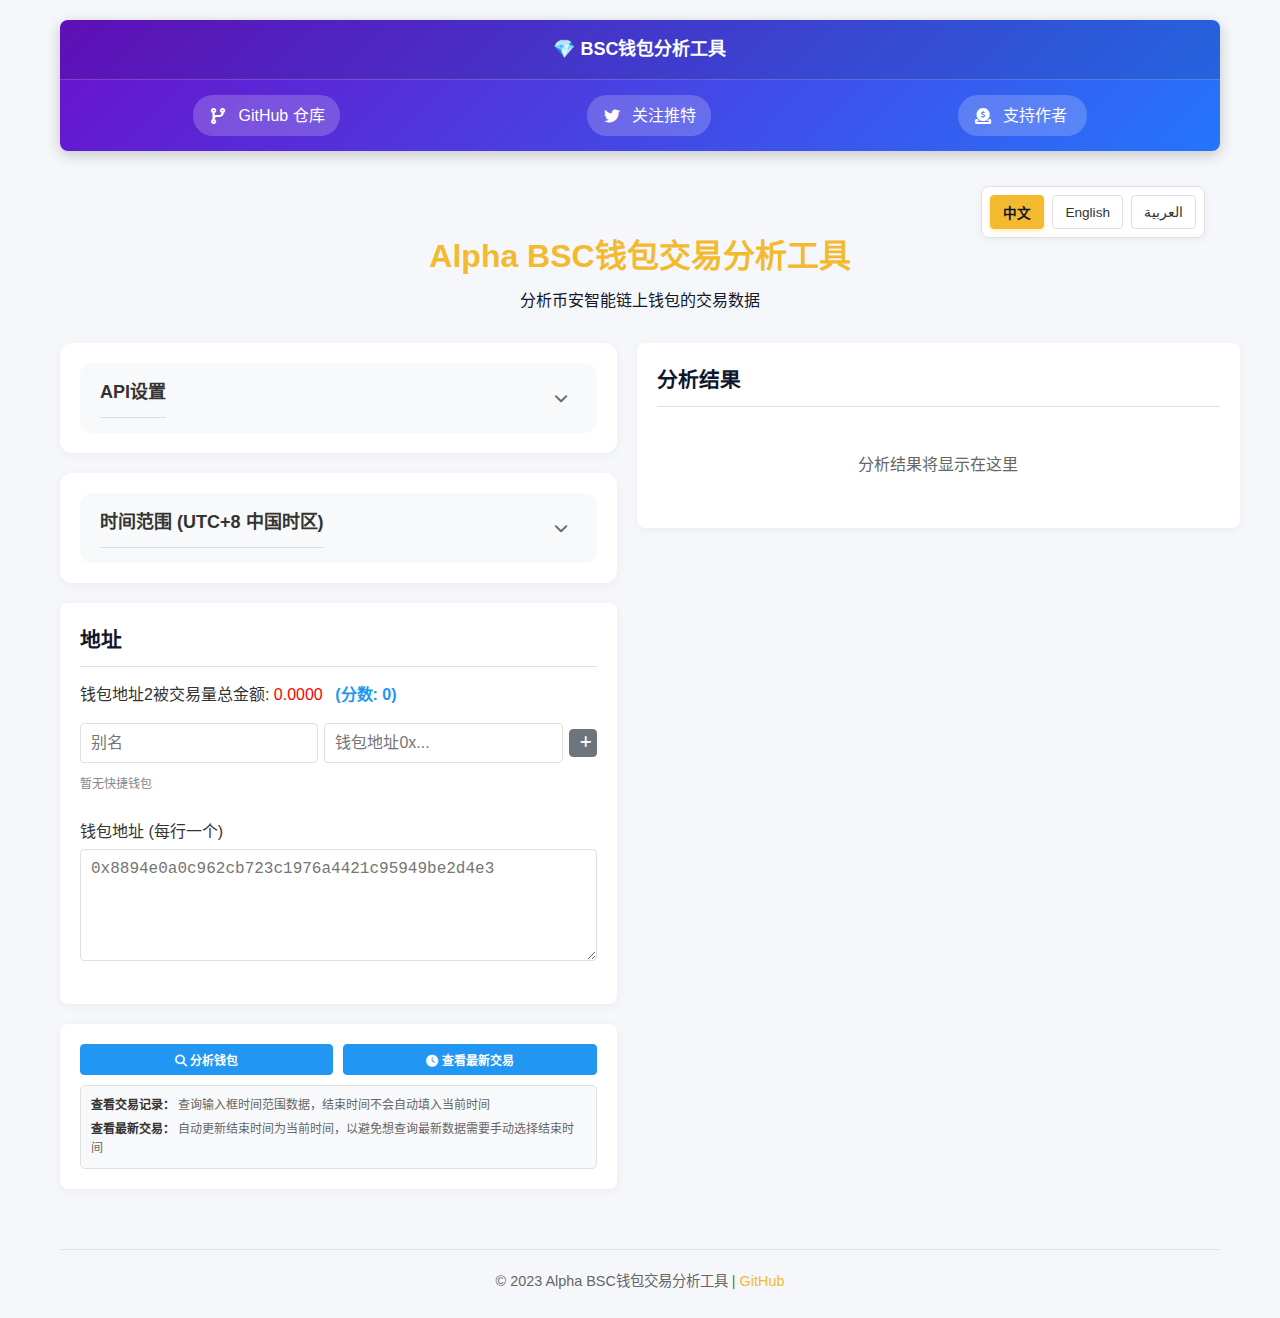
<file: index.html>
<!DOCTYPE html>
<!--
  BSC钱包交易分析工具
  
  @author Lethe (https://x.com/lethe640604)
  @copyright Copyright (c) 2024 Lethe
  @license MIT License
  
  本工具用于分析币安智能链上的钱包交易数据，
  支持多钱包分析、代币统计、交易对分析等功能。
  
  保留所有权利。未经许可，禁止商业用途。
  个人使用和学习目的可免费使用。
-->
<html lang="zh-CN">
<head>
    <meta charset="UTF-8">
    <meta name="viewport" content="width=device-width, initial-scale=1.0">
    <title data-translate="title">币安智能链钱包交易分析工具</title>
    <link rel="stylesheet" href="css/styles.css">
    <link rel="stylesheet" href="https://cdnjs.cloudflare.com/ajax/libs/font-awesome/6.4.0/css/all.min.css">
    <style>
        .language-switcher {
            position: absolute;
            top: 15px;
            right: 15px;
            display: flex;
            gap: 8px;
            background: var(--card-bg);
            border-radius: 8px;
            padding: 8px;
            box-shadow: 0 2px 10px rgba(0, 0, 0, 0.05);
            border: 1px solid var(--border-color);
            z-index: 1000;
        }
        
        .lang-btn {
            background: transparent;
            border: 1px solid var(--border-color);
            padding: 6px 12px;
            border-radius: 4px;
            color: var(--text-color);
            cursor: pointer;
            font-size: 0.85rem;
            transition: all 0.2s ease;
            font-weight: 500;
            font-family: inherit;
            min-width: 50px;
            text-align: center;
            white-space: nowrap;
            -webkit-tap-highlight-color: transparent;
            touch-action: manipulation;
        }
        
        .lang-btn:hover {
            background: var(--primary-color);
            color: var(--secondary-color);
            border-color: var(--primary-color);
            transform: translateY(-1px);
        }
        
        .lang-btn.active {
            background: var(--primary-color);
            border-color: var(--primary-color);
            color: var(--secondary-color);
            font-weight: bold;
            box-shadow: 0 2px 5px rgba(243, 186, 47, 0.3);
        }

        /* 移动端适配 */
        @media (max-width: 768px) {
            .language-switcher {
                position: fixed;
                top: 10px;
                right: 10px;
                left: 10px;
                justify-content: center;
                gap: 4px;
                padding: 6px;
                border-radius: 6px;
                background: rgba(255, 255, 255, 0.95);
                backdrop-filter: blur(10px);
                box-shadow: 0 4px 20px rgba(0, 0, 0, 0.1);
            }
            
            .lang-btn {
                flex: 1;
                max-width: 80px;
                padding: 8px 6px;
                font-size: 0.8rem;
                min-width: auto;
                border-radius: 4px;
                min-height: 36px; /* 确保触摸目标足够大 */
            }
            
            .lang-btn:active {
                transform: scale(0.95);
                transition: transform 0.1s ease;
            }
        }

        @media (max-width: 480px) {
            .language-switcher {
                top: 8px;
                right: 8px;
                left: 8px;
                padding: 4px;
                gap: 2px;
            }
            
            .lang-btn {
                padding: 6px 4px;
                font-size: 0.75rem;
                max-width: 70px;
                min-height: 32px;
            }
            
            .lang-btn:active {
                transform: scale(0.95);
                transition: transform 0.1s ease;
            }
        }

        header {
            position: relative;
            padding-top: 60px; /* 为移动端语言切换按钮留出空间 */
        }

        /* 移动端header适配 */
        @media (max-width: 768px) {
            header {
                padding-top: 80px;
            }
            
            header h1 {
                font-size: 1.5rem;
                margin-bottom: 8px;
            }
            
            header p {
                font-size: 0.9rem;
            }
        }

        @media (max-width: 480px) {
            header {
                padding-top: 70px;
            }
            
            header h1 {
                font-size: 1.3rem;
            }
            
            header p {
                font-size: 0.85rem;
            }
        }

        /* 阿拉伯语文本方向 */
        .rtl {
            direction: rtl;
            text-align: right;
        }

        .rtl label {
            text-align: right;
        }

        .rtl input[type="text"], .rtl input[type="password"], .rtl textarea, .rtl select {
            text-align: right;
        }

        .rtl .language-switcher {
            right: auto;
            left: 10px;
        }

        /* RTL移动端适配 */
        @media (max-width: 768px) {
            .rtl .language-switcher {
                position: fixed;
                top: 10px;
                right: 10px;
                left: 10px;
                justify-content: center;
            }
        }

        @media (max-width: 480px) {
            .rtl .language-switcher {
                top: 8px;
                right: 8px;
                left: 8px;
            }
        }

        .rtl .author-row {
            flex-direction: row-reverse;
        }

        .rtl .quick-wallet-compact-row {
            flex-direction: row-reverse;
        }

        .rtl .datetime-container {
            flex-direction: row-reverse;
        }

        .rtl .stats-type-selector {
            flex-direction: row-reverse;
        }

        .rtl .button-container {
            flex-direction: row-reverse;
        }
    </style>
</head>
<body>
    <div class="container">
        <header>
            <div class="language-switcher">
                <button id="langCn" class="lang-btn active" data-lang="cn">中文</button>
                <button id="langEn" class="lang-btn" data-lang="en">English</button>
                <button id="langAr" class="lang-btn" data-lang="ar">العربية</button>
            </div>
            <h1 data-translate="title">Alpha BSC钱包交易分析工具</h1>
            <p data-translate="subtitle">分析币安智能链上钱包的交易数据</p>
        </header>

        <main>
            <section class="input-section">
                <div class="card">
                    <div class="card-header collapsible" id="apiSettingsHeader">
                        <h2 data-translate="apiSettings">API设置</h2>
                        <button class="collapse-btn" id="apiSettingsCollapseBtn">
                            <i class="fas fa-chevron-down"></i>
                        </button>
                    </div>
                    <div class="card-content collapsed" id="apiSettingsContent">
                        <div class="form-group">
                            <label for="bscScanApiKey" data-translate="bscScanApiKey">BscScan API密钥:</label>
                            <input type="password" id="bscScanApiKey" data-translate-placeholder="bscScanApiKeyPlaceholder" placeholder="输入您的BscScan API密钥">
                            <small data-translate="apiKeyHelp">在 <a href="https://bscscan.com/myapikey" target="_blank">bscscan.com/myapikey</a> 获取密钥</small>
                            <div class="api-key-tips">
                                <p><i class="fas fa-info-circle"></i> <span data-translate="apiKeyTip1">免费API有请求限制(5次/秒)，请自行获取API密钥</span></p>
                                <p><i class="fas fa-save"></i> <span data-translate="apiKeyTip2">首次保存后将自动存储在本地，无需重复输入</span></p>
                            </div>
                        </div>
                    </div>
                </div>

                <div class="card">
                    <div class="card-header collapsible" id="timeRangeHeader">
                        <h2 data-translate="timeRange">时间范围 (UTC+8 中国时区)</h2>
                        <button class="collapse-btn" id="timeRangeCollapseBtn">
                            <i class="fas fa-chevron-down"></i>
                        </button>
                    </div>
                    <div class="card-content collapsed" id="timeRangeContent">
                        <div class="form-group">
                            <div class="datetime-container">
                                <div class="datetime-input">
                                    <label for="startDateTime" data-translate="startTime">开始时间:</label>
                                    <input type="datetime-local" id="startDateTime" step="1">
                                </div>
                                <div class="datetime-input">
                                    <label for="endDateTime" data-translate="endTime">结束时间:</label>
                                    <input type="datetime-local" id="endDateTime" step="1">
                                </div>
                            </div>
                        </div>
                        <div class="date-note">
                            <small data-translate="dateNote">注意: 结束时间不能超过当前时间，时间精确到秒 (UTC+8 北京时间)</small>
                            <div class="default-time-note">
                                <i class="fas fa-info-circle"></i> <span data-translate="defaultTimeNote">默认时间范围: 如果当前时间在8:00AM之后，则选择今天8:00AM到现在；否则选择前一天8:00AM到现在</span>
                            </div>
                        </div>
                    </div>
                </div>

                <div class="card">
                    <h2 data-translate="walletAddress">钱包地址</h2>
                    <!-- 美化钱包地址关联代币总金额 -->
                    <div class="form-group">
                        <div id="">
                            <span data-translate="walletAddressAssociatedSum">钱包地址2被交易量总金额</span>: 
                            <span id="walletAddressAssociatedSumValue" style="color: red;">0.0000</span>
                            <span id="walletAddressAssociatedScore" style="color: #2196f3; font-weight: bold; margin-left: 8px;">(<span data-translate="score">分数</span>: 0)</span>
                        </div>
                    </div>
                    
                    <!-- 快捷钱包管理区域（紧凑版） -->
                    <div class="quick-wallet-section compact">
                        <div class="quick-wallet-compact-row">
                            <input type="text" id="quickWalletAlias" class="quick-wallet-input" data-translate-placeholder="aliasPlaceholder" placeholder="别名">
                            <input type="text" id="quickWalletAddress" class="quick-wallet-input" data-translate-placeholder="walletAddressPlaceholder" placeholder="钱包地址0x...">
                            <button type="button" id="addQuickWalletBtn" class="btn btn-secondary btn-compact" data-translate-title="add" title="添加">
                                <i class="fas fa-plus"></i>
                            </button>
                        </div>
                                            <div class="quick-wallet-chips-row" id="quickWalletChipsRow">
                        <!-- 快捷钱包标签将由JS生成 -->
                    </div>
                    </div>
                    
                    <div class="form-group">
                        <label for="walletAddresses" data-translate="inputWalletAddresses">输入钱包地址(每行一个):</label>
                        <textarea id="walletAddresses" rows="5" data-translate-placeholder="walletAddressExample" placeholder="0x8894e0a0c962cb723c1976a4421c95949be2d4e3"></textarea>
                    </div>
                </div>

                <div class="card">
                    <h2 data-translate="tokenAddress">代币地址</h2>
                    <div class="form-group">
                        <label for="tokenAddresses" data-translate="inputTokenAddresses">输入代币合约地址(每行一个):</label>
                        <textarea id="tokenAddresses" rows="5" data-translate-placeholder="tokenAddressExample" placeholder="0xe9e7CEA3DedcA5984780Bafc599bD69ADd087D56"></textarea>
                        <small data-translate="tokenAddressNote">留空则分析所有代币</small>
                    </div>

                    <div class="token-examples">
                        <div class="token-example" data-address="0xe9e7CEA3DedcA5984780Bafc599bD69ADd087D56">
                            <span>BUSD</span>
                        </div>
                        <div class="token-example" data-address="0x55d398326f99059fF775485246999027B3197955">
                            <span>USDT</span>
                        </div>
                        <div class="token-example" data-address="0x0E09FaBB73Bd3Ade0a17ECC321fD13a19e81cE82">
                            <span>CAKE</span>
                        </div>
                        <div class="token-example" data-address="0x8AC76a51cc950d9822D68b83fE1Ad97B32Cd580d">
                            <span>USDC</span>
                        </div>
                    </div>
                </div>

                <div class="card">
                    <button id="analyzeButton" class="btn-primary">
                        <i class="fas fa-search"></i> <span data-translate="analyzeWallet">分析钱包</span>
                    </button>
                </div>
                
                <!-- 代币统计区域 -->
                <div class="card" id="tokenStatsCard" style="display: none;">
                    <h2 data-translate="tokenStats">代币交易统计</h2>
                    <div class="form-group">
                        <label data-translate="selectWalletAddress">选择钱包地址:</label>
                        <div class="wallet-selector">
                            <select id="walletSelector" class="wallet-select">
                                <option value="all" data-translate="allWallets">所有钱包合并统计</option>
                                <!-- 钱包选项将由JavaScript动态生成 -->
                            </select>
                        </div>
                    </div>
                    <div class="form-group">
                        <label data-translate="statsType">统计类型:</label>
                        <div class="stats-type-selector">
                            <button id="pairStatsBtn" class="stats-type-btn" data-translate="pairStats">交易对统计</button>
                            <button id="tokenStatsBtn" class="stats-type-btn stats-type-active" data-translate="tokenStatsBtn">代币统计</button>
                        </div>
                    </div>
                    
                    <!-- 代币统计选择区域 -->
                    <div id="tokenStatsSection" class="stats-section">
                        <div class="form-group">
                            <label data-translate="selectTokensToCalculate">选择要统计的代币:</label>
                            <div id="tokenStatsSelectionContainer" class="token-stats-selection">
                                <!-- 代币选择将由JavaScript动态生成 -->
                            </div>
                            <div class="token-stats-actions">
                                <button id="calculateTokenStatsBtn" class="btn btn-secondary">
                                    <i class="fas fa-calculator"></i> <span data-translate="calculateSelectedTokenStats">计算所选代币统计</span>
                                </button>
                                <button id="selectAllTokensBtn" class="btn btn-text">
                                    <i class="fas fa-check-square"></i> <span data-translate="selectAll">全选</span>
                                </button>
                                <button id="unselectAllTokensBtn" class="btn btn-text">
                                    <i class="fas fa-square"></i> <span data-translate="unselectAll">取消全选</span>
                                </button>
                            </div>
                        </div>
                    </div>
                    
                    <!-- 交易对统计选择区域 -->
                    <div id="pairStatsSection" class="stats-section" style="display: none;">
                        <div class="form-group">
                            <label data-translate="selectPairsToCalculate">选择要统计的代币兑换对:</label>
                            <div id="pairStatsSelectionContainer" class="token-stats-selection">
                                <!-- 交易对选择将由JavaScript动态生成 -->
                            </div>
                            <div class="token-stats-actions">
                                <button id="calculatePairStatsBtn" class="btn btn-secondary">
                                    <i class="fas fa-calculator"></i> <span data-translate="calculateSelectedPairStats">计算选定的兑换统计</span>
                                </button>
                                <button id="selectAllPairsBtn" class="btn btn-text">
                                    <i class="fas fa-check-square"></i> <span data-translate="selectAll">全选</span>
                                </button>
                                <button id="unselectAllPairsBtn" class="btn btn-text">
                                    <i class="fas fa-square"></i> <span data-translate="unselectAll">取消全选</span>
                                </button>
                            </div>
                        </div>
                    </div>
                    
                    <div id="tokenStatsResultContainer" class="token-stats-results">
                        <p class="no-stats" data-translate="pleaseSelectContent">请先选择要统计的内容并点击计算按钮</p>
                    </div>
                </div>
                
                <!-- 错误信息区域 -->
                <div id="errorContainer" class="card error-container hidden">
                    <div class="error-header">
                        <i class="fas fa-exclamation-triangle"></i>
                        <h3 data-translate="errorInfo">错误信息</h3>
                    </div>
                    <div id="errorMessage"></div>
                    <div class="error-tips">
                        <p><strong data-translate="solutionTips">常见问题解决方案:</strong></p>
                        <ul>
                            <li data-translate="tip1">确保您的API密钥正确且有效</li>
                            <li data-translate="tip2">检查钱包地址格式是否正确</li>
                            <li data-translate="tip3">确保所选时间不在未来</li>
                            <li data-translate="tip4">如遇到API限制错误，请稍后再试</li>
                        </ul>
                    </div>
                </div>
            </section>

            <section class="results-section">
                <div class="card">
                    <h2 data-translate="analysisResults">分析结果</h2>
                    <div id="loadingIndicator" class="loading-indicator hidden">
                        <div class="spinner"></div>
                        <p data-translate="analyzing">正在分析钱包数据...</p>
                    </div>
                    <div id="resultsContainer">
                        <p class="initial-message" data-translate="resultsPlaceholder">分析结果将显示在这里</p>
                    </div>
                </div>
            </section>
        </main>

        <footer>
            <p>&copy; 2023 <span data-translate="footerTitle">Alpha BSC钱包交易分析工具</span> | <a href="https://github.com/xanderwang312/bsc-wallet-analyzer" target="_blank">GitHub</a></p>
        </footer>
    </div>

    <!-- 弹窗提示 -->
    <div id="modalOverlay" class="modal-overlay">
        <div id="modalContainer" class="modal-container">
            <div class="modal-header">
                <span id="modalClose" class="modal-close">&times;</span>
                <h3 id="modalTitle" data-translate="tip">提示</h3>
            </div>
            <div id="modalContent" class="modal-content">
                <div class="modal-message">
                    <i class="fas fa-spinner fa-spin"></i>
                    <p data-translate="startQuery">开始查询，请稍候...</p>
                </div>
            </div>
        </div>
    </div>

    <script src="js/app.js"></script>
</body>
</html>
</file>
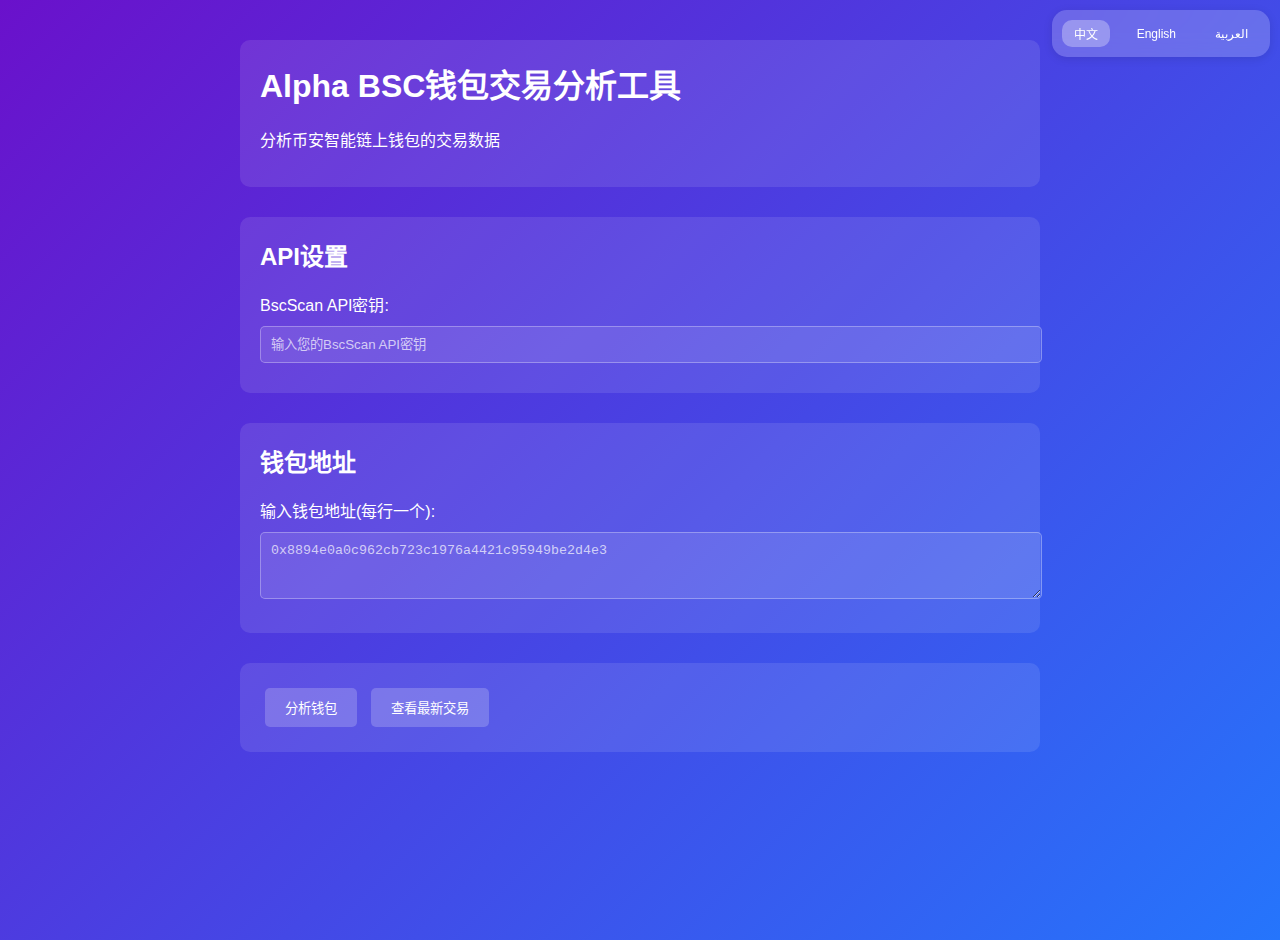
<file: test_language.html>
<!DOCTYPE html>
<html lang="zh-CN">
<head>
    <meta charset="UTF-8">
    <meta name="viewport" content="width=device-width, initial-scale=1.0">
    <title>多语言测试</title>
    <style>
        body {
            font-family: Arial, sans-serif;
            margin: 20px;
            background: linear-gradient(135deg, #6a11cb 0%, #2575fc 100%);
            color: white;
            min-height: 100vh;
        }
        
        .language-switcher {
            position: fixed;
            top: 10px;
            right: 10px;
            display: flex;
            gap: 5px;
            background: rgba(255, 255, 255, 0.2);
            border-radius: 15px;
            padding: 5px;
            backdrop-filter: blur(10px);
            box-shadow: 0 2px 10px rgba(0, 0, 0, 0.1);
        }
        
        .lang-btn {
            background: transparent;
            border: none;
            padding: 5px 12px;
            border-radius: 10px;
            color: white;
            cursor: pointer;
            font-size: 12px;
            transition: all 0.3s ease;
            font-weight: 500;
        }
        
        .lang-btn:hover {
            background: rgba(255, 255, 255, 0.2);
        }
        
        .lang-btn.active {
            background: rgba(255, 255, 255, 0.3);
            color: white;
        }

        .rtl {
            direction: rtl;
            text-align: right;
        }

        .rtl .language-switcher {
            right: auto;
            left: 10px;
        }

        .test-container {
            max-width: 800px;
            margin: 0 auto;
            padding: 20px;
        }

        .test-section {
            margin-bottom: 30px;
            padding: 20px;
            background: rgba(255, 255, 255, 0.1);
            border-radius: 10px;
        }

        h1, h2 {
            margin-top: 0;
        }

        input, textarea {
            width: 100%;
            padding: 10px;
            margin: 10px 0;
            border: 1px solid rgba(255, 255, 255, 0.3);
            border-radius: 5px;
            background: rgba(255, 255, 255, 0.1);
            color: white;
        }

        input::placeholder, textarea::placeholder {
            color: rgba(255, 255, 255, 0.7);
        }

        .rtl input, .rtl textarea {
            text-align: right;
        }

        button {
            background: rgba(255, 255, 255, 0.2);
            border: none;
            padding: 10px 20px;
            border-radius: 5px;
            color: white;
            cursor: pointer;
            margin: 5px;
            transition: all 0.3s ease;
        }

        button:hover {
            background: rgba(255, 255, 255, 0.3);
        }
    </style>
</head>
<body>
    <div class="language-switcher">
        <button class="lang-btn active" data-lang="cn">中文</button>
        <button class="lang-btn" data-lang="en">English</button>
        <button class="lang-btn" data-lang="ar">العربية</button>
    </div>

    <div class="test-container">
        <div class="test-section">
            <h1 data-translate="title">Alpha BSC钱包交易分析工具</h1>
            <p data-translate="subtitle">分析币安智能链上钱包的交易数据</p>
        </div>

        <div class="test-section">
            <h2 data-translate="apiSettings">API设置</h2>
            <label for="apiKey" data-translate="bscScanApiKey">BscScan API密钥:</label>
            <input type="password" id="apiKey" data-translate-placeholder="bscScanApiKeyPlaceholder" placeholder="输入您的BscScan API密钥">
        </div>

        <div class="test-section">
            <h2 data-translate="walletAddress">钱包地址</h2>
            <label for="walletAddresses" data-translate="inputWalletAddresses">输入钱包地址(每行一个):</label>
            <textarea id="walletAddresses" rows="3" data-translate-placeholder="walletAddressExample" placeholder="0x8894e0a0c962cb723c1976a4421c95949be2d4e3"></textarea>
        </div>

        <div class="test-section">
            <button data-translate="analyzeWallet">分析钱包</button>
            <button data-translate="viewLatestTransactions">查看最新交易</button>
        </div>
    </div>

    <script>
        // 简化的多语言数据
        const translations = {
            cn: {
                title: "Alpha BSC钱包交易分析工具",
                subtitle: "分析币安智能链上钱包的交易数据",
                apiSettings: "API设置",
                bscScanApiKey: "BscScan API密钥:",
                bscScanApiKeyPlaceholder: "输入您的BscScan API密钥",
                walletAddress: "钱包地址",
                inputWalletAddresses: "输入钱包地址(每行一个):",
                walletAddressExample: "0x8894e0a0c962cb723c1976a4421c95949be2d4e3",
                analyzeWallet: "分析钱包",
                viewLatestTransactions: "查看最新交易"
            },
            en: {
                title: "Alpha BSC Wallet Transaction Analysis Tool",
                subtitle: "Analyze wallet transaction data on Binance Smart Chain",
                apiSettings: "API Settings",
                bscScanApiKey: "BscScan API Key:",
                bscScanApiKeyPlaceholder: "Enter your BscScan API key",
                walletAddress: "Wallet Address",
                inputWalletAddresses: "Enter wallet addresses (one per line):",
                walletAddressExample: "0x8894e0a0c962cb723c1976a4421c95949be2d4e3",
                analyzeWallet: "Analyze Wallet",
                viewLatestTransactions: "View Latest Transactions"
            },
            ar: {
                title: "أداة تحليل معاملات محفظة BSC الأساسية",
                subtitle: "تحليل بيانات معاملات المحفظة على بينانس الذكية",
                apiSettings: "إعدادات API",
                bscScanApiKey: "مفتاح BscScan API:",
                bscScanApiKeyPlaceholder: "أدخل مفتاح BscScan API الخاص بك",
                walletAddress: "عنوان المحفظة",
                inputWalletAddresses: "أدخل عناوين المحافظ (واحد في كل سطر):",
                walletAddressExample: "0x8894e0a0c962cb723c1976a4421c95949be2d4e3",
                analyzeWallet: "تحليل المحفظة",
                viewLatestTransactions: "عرض أحدث المعاملات"
            }
        };

        // 简化的语言管理器
        class LanguageManager {
            constructor() {
                this.currentLanguage = localStorage.getItem('selectedLanguage') || 'cn';
                this.init();
            }

            init() {
                document.querySelectorAll('.lang-btn').forEach(btn => {
                    btn.addEventListener('click', () => {
                        const lang = btn.getAttribute('data-lang');
                        this.setLanguage(lang);
                    });
                });
                this.applyLanguage(this.currentLanguage);
            }

            setLanguage(lang) {
                this.currentLanguage = lang;
                localStorage.setItem('selectedLanguage', lang);
                this.applyLanguage(lang);
            }

            applyLanguage(lang) {
                // 更新按钮状态
                document.querySelectorAll('.lang-btn').forEach(btn => {
                    btn.classList.remove('active');
                    if (btn.getAttribute('data-lang') === lang) {
                        btn.classList.add('active');
                    }
                });

                // 设置页面方向（阿拉伯语为RTL）
                if (lang === 'ar') {
                    document.documentElement.classList.add('rtl');
                    document.documentElement.dir = 'rtl';
                } else {
                    document.documentElement.classList.remove('rtl');
                    document.documentElement.dir = 'ltr';
                }

                // 翻译所有文本
                const langData = translations[lang];
                
                // 处理基本翻译
                document.querySelectorAll('[data-translate]').forEach(element => {
                    const key = element.getAttribute('data-translate');
                    if (langData[key]) {
                        element.textContent = langData[key];
                    }
                });

                // 处理占位符翻译
                document.querySelectorAll('[data-translate-placeholder]').forEach(element => {
                    const key = element.getAttribute('data-translate-placeholder');
                    if (langData[key]) {
                        element.setAttribute('placeholder', langData[key]);
                    }
                });

                // 更新文档标题
                document.title = langData.title;
            }
        }

        // 页面加载完成后初始化语言管理器
        document.addEventListener('DOMContentLoaded', () => {
            new LanguageManager();
        });
    </script>
</body>
</html>
</file>
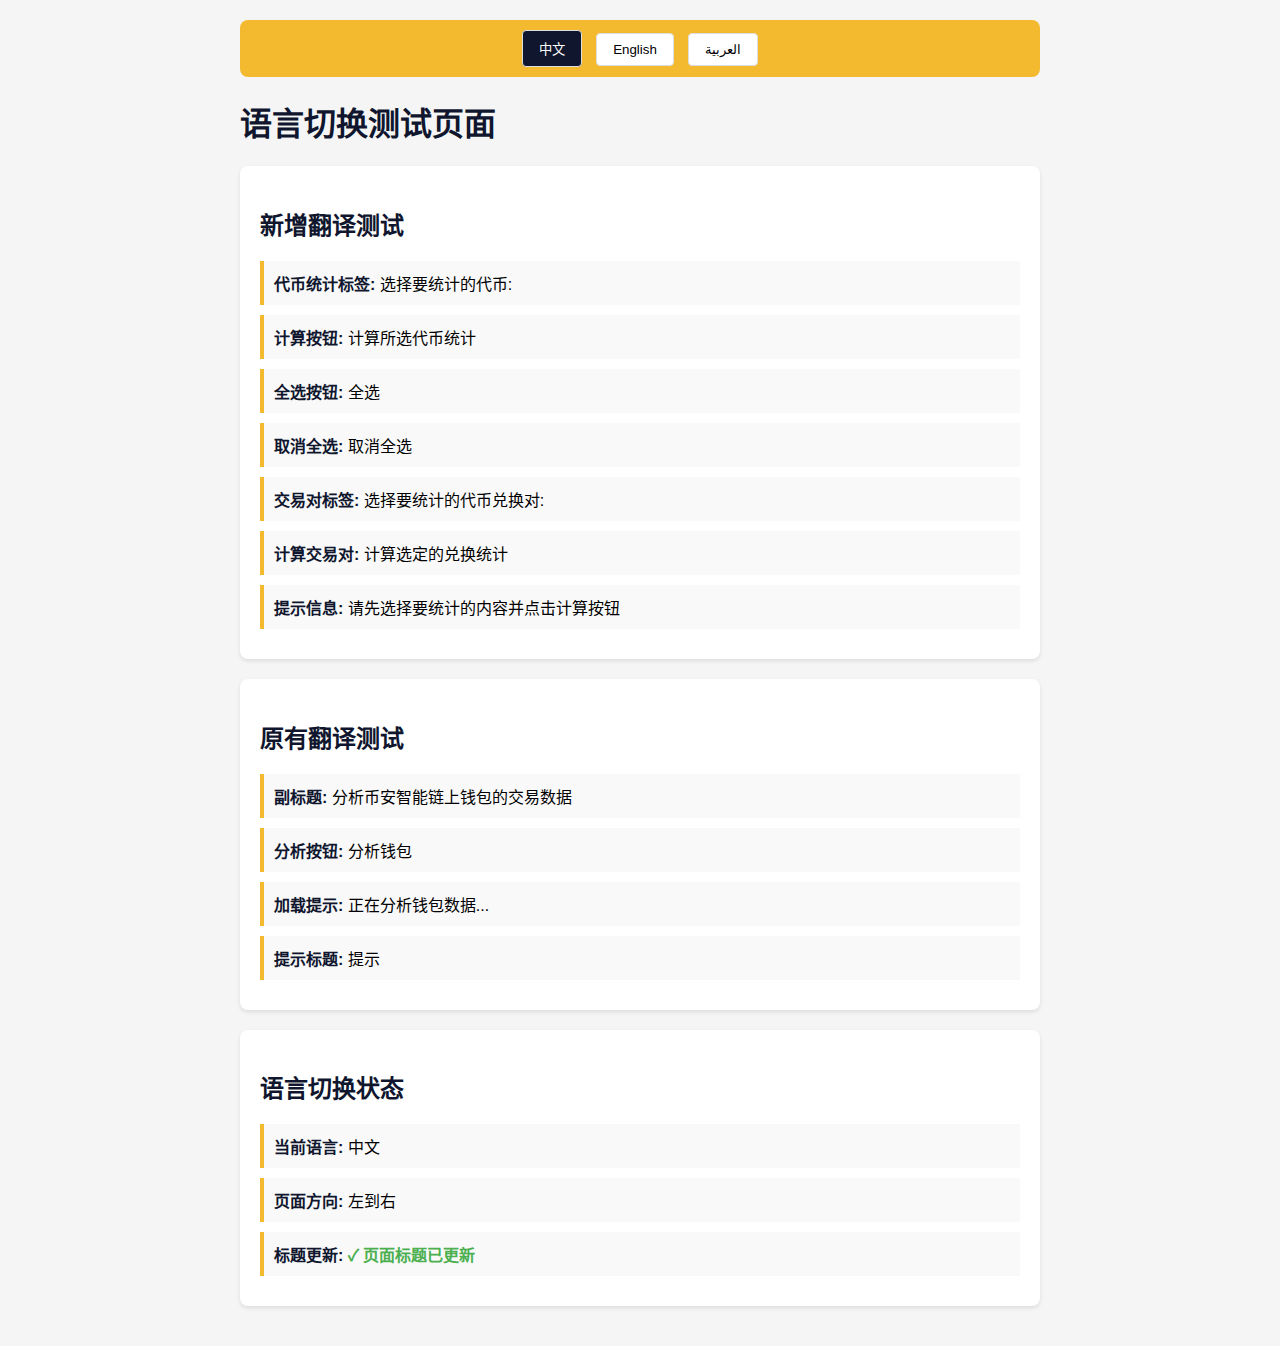
<file: test_language_complete.html>
<!DOCTYPE html>
<html lang="zh-CN">
<head>
    <meta charset="UTF-8">
    <meta name="viewport" content="width=device-width, initial-scale=1.0">
    <title>语言切换完整测试</title>
    <style>
        body {
            font-family: Arial, sans-serif;
            max-width: 800px;
            margin: 0 auto;
            padding: 20px;
            background-color: #f5f5f5;
        }
        .test-section {
            background: white;
            padding: 20px;
            margin: 20px 0;
            border-radius: 8px;
            box-shadow: 0 2px 4px rgba(0,0,0,0.1);
        }
        .lang-switcher {
            background: #f3ba2f;
            padding: 10px;
            border-radius: 8px;
            margin-bottom: 20px;
            text-align: center;
        }
        .lang-btn {
            background: white;
            border: 1px solid #ddd;
            padding: 8px 16px;
            margin: 0 5px;
            cursor: pointer;
            border-radius: 4px;
            transition: all 0.3s;
        }
        .lang-btn.active {
            background: #0f162e;
            color: white;
        }
        .lang-btn:hover {
            background: #e0e0e0;
        }
        .lang-btn.active:hover {
            background: #0f162e;
        }
        .test-item {
            margin: 10px 0;
            padding: 10px;
            background: #f9f9f9;
            border-left: 4px solid #f3ba2f;
        }
        .test-item strong {
            color: #0f162e;
        }
        .rtl {
            direction: rtl;
            text-align: right;
        }
        .rtl .lang-switcher {
            text-align: center;
        }
        h1, h2 {
            color: #0f162e;
        }
        .success {
            color: #4caf50;
            font-weight: bold;
        }
    </style>
</head>
<body>
    <div class="lang-switcher">
        <button id="langCn" class="lang-btn active" data-lang="cn">中文</button>
        <button id="langEn" class="lang-btn" data-lang="en">English</button>
        <button id="langAr" class="lang-btn" data-lang="ar">العربية</button>
    </div>

    <h1 data-translate="title">语言切换测试页面</h1>
    
    <div class="test-section">
        <h2>新增翻译测试</h2>
        <div class="test-item">
            <strong>代币统计标签:</strong> <span data-translate="selectTokensToCalculate">选择要统计的代币:</span>
        </div>
        <div class="test-item">
            <strong>计算按钮:</strong> <span data-translate="calculateSelectedTokenStats">计算所选代币统计</span>
        </div>
        <div class="test-item">
            <strong>全选按钮:</strong> <span data-translate="selectAll">全选</span>
        </div>
        <div class="test-item">
            <strong>取消全选:</strong> <span data-translate="unselectAll">取消全选</span>
        </div>
        <div class="test-item">
            <strong>交易对标签:</strong> <span data-translate="selectPairsToCalculate">选择要统计的代币兑换对:</span>
        </div>
        <div class="test-item">
            <strong>计算交易对:</strong> <span data-translate="calculateSelectedPairStats">计算选定的兑换统计</span>
        </div>
        <div class="test-item">
            <strong>提示信息:</strong> <span data-translate="pleaseSelectContent">请先选择要统计的内容并点击计算按钮</span>
        </div>
    </div>

    <div class="test-section">
        <h2>原有翻译测试</h2>
        <div class="test-item">
            <strong>副标题:</strong> <span data-translate="subtitle">分析币安智能链上钱包的交易数据</span>
        </div>
        <div class="test-item">
            <strong>分析按钮:</strong> <span data-translate="analyzeWallet">分析钱包</span>
        </div>
        <div class="test-item">
            <strong>加载提示:</strong> <span data-translate="analyzing">正在分析钱包数据...</span>
        </div>
        <div class="test-item">
            <strong>提示标题:</strong> <span data-translate="tip">提示</span>
        </div>
    </div>

    <div class="test-section">
        <h2>语言切换状态</h2>
        <div class="test-item">
            <strong>当前语言:</strong> <span id="currentLang">中文</span>
        </div>
        <div class="test-item">
            <strong>页面方向:</strong> <span id="pageDirection">左到右</span>
        </div>
        <div class="test-item">
            <strong>标题更新:</strong> <span class="success" id="titleStatus">✓ 页面标题已更新</span>
        </div>
    </div>

    <script>
        // 简化的多语言数据结构（仅测试用）
        const translations = {
            cn: {
                title: "语言切换测试页面",
                subtitle: "分析币安智能链上钱包的交易数据",
                analyzeWallet: "分析钱包",
                analyzing: "正在分析钱包数据...",
                tip: "提示",
                selectTokensToCalculate: "选择要统计的代币:",
                calculateSelectedTokenStats: "计算所选代币统计",
                selectAll: "全选",
                unselectAll: "取消全选",
                selectPairsToCalculate: "选择要统计的代币兑换对:",
                calculateSelectedPairStats: "计算选定的兑换统计",
                pleaseSelectContent: "请先选择要统计的内容并点击计算按钮"
            },
            en: {
                title: "Language Switch Test Page",
                subtitle: "Analyze wallet transaction data on Binance Smart Chain",
                analyzeWallet: "Analyze Wallet",
                analyzing: "Analyzing wallet data...",
                tip: "Tip",
                selectTokensToCalculate: "Select tokens to calculate:",
                calculateSelectedTokenStats: "Calculate Selected Token Statistics",
                selectAll: "Select All",
                unselectAll: "Unselect All",
                selectPairsToCalculate: "Select trading pairs to calculate:",
                calculateSelectedPairStats: "Calculate Selected Pair Statistics",
                pleaseSelectContent: "Please select content to calculate and click the calculate button"
            },
            ar: {
                title: "صفحة اختبار تبديل اللغة",
                subtitle: "تحليل بيانات معاملات المحفظة على بينانس الذكية",
                analyzeWallet: "تحليل المحفظة",
                analyzing: "جارٍ تحليل بيانات المحفظة...",
                tip: "نصيحة",
                selectTokensToCalculate: "اختر الرموز المميزة للحساب:",
                calculateSelectedTokenStats: "حساب إحصائيات الرموز المميزة المحددة",
                selectAll: "تحديد الكل",
                unselectAll: "إلغاء تحديد الكل",
                selectPairsToCalculate: "اختر أزواج التداول للحساب:",
                calculateSelectedPairStats: "حساب إحصائيات الأزواج المحددة",
                pleaseSelectContent: "يرجى اختيار المحتوى للحساب والنقر على زر الحساب"
            }
        };

        let currentLanguage = 'cn';

        // 语言切换功能
        function switchLanguage(lang) {
            currentLanguage = lang;
            
            // 更新按钮状态
            document.querySelectorAll('.lang-btn').forEach(btn => {
                btn.classList.remove('active');
                if (btn.getAttribute('data-lang') === lang) {
                    btn.classList.add('active');
                }
            });

            // 设置页面方向
            if (lang === 'ar') {
                document.documentElement.classList.add('rtl');
                document.documentElement.dir = 'rtl';
                document.getElementById('pageDirection').textContent = 'من اليمين إلى اليسار';
            } else {
                document.documentElement.classList.remove('rtl');
                document.documentElement.dir = 'ltr';
                document.getElementById('pageDirection').textContent = lang === 'cn' ? '左到右' : 'Left to Right';
            }

            // 翻译所有文本
            const langData = translations[lang];
            document.querySelectorAll('[data-translate]').forEach(element => {
                const key = element.getAttribute('data-translate');
                if (langData[key]) {
                    element.textContent = langData[key];
                }
            });

            // 更新页面标题
            document.title = langData.title;
            
            // 更新语言状态显示
            const langNames = { cn: '中文', en: 'English', ar: 'العربية' };
            document.getElementById('currentLang').textContent = langNames[lang];
        }

        // 初始化
        document.addEventListener('DOMContentLoaded', () => {
            // 绑定语言切换按钮
            document.querySelectorAll('.lang-btn').forEach(btn => {
                btn.addEventListener('click', () => {
                    const lang = btn.getAttribute('data-lang');
                    switchLanguage(lang);
                });
            });

            // 初始化为中文
            switchLanguage('cn');
        });
    </script>
</body>
</html>
</file>
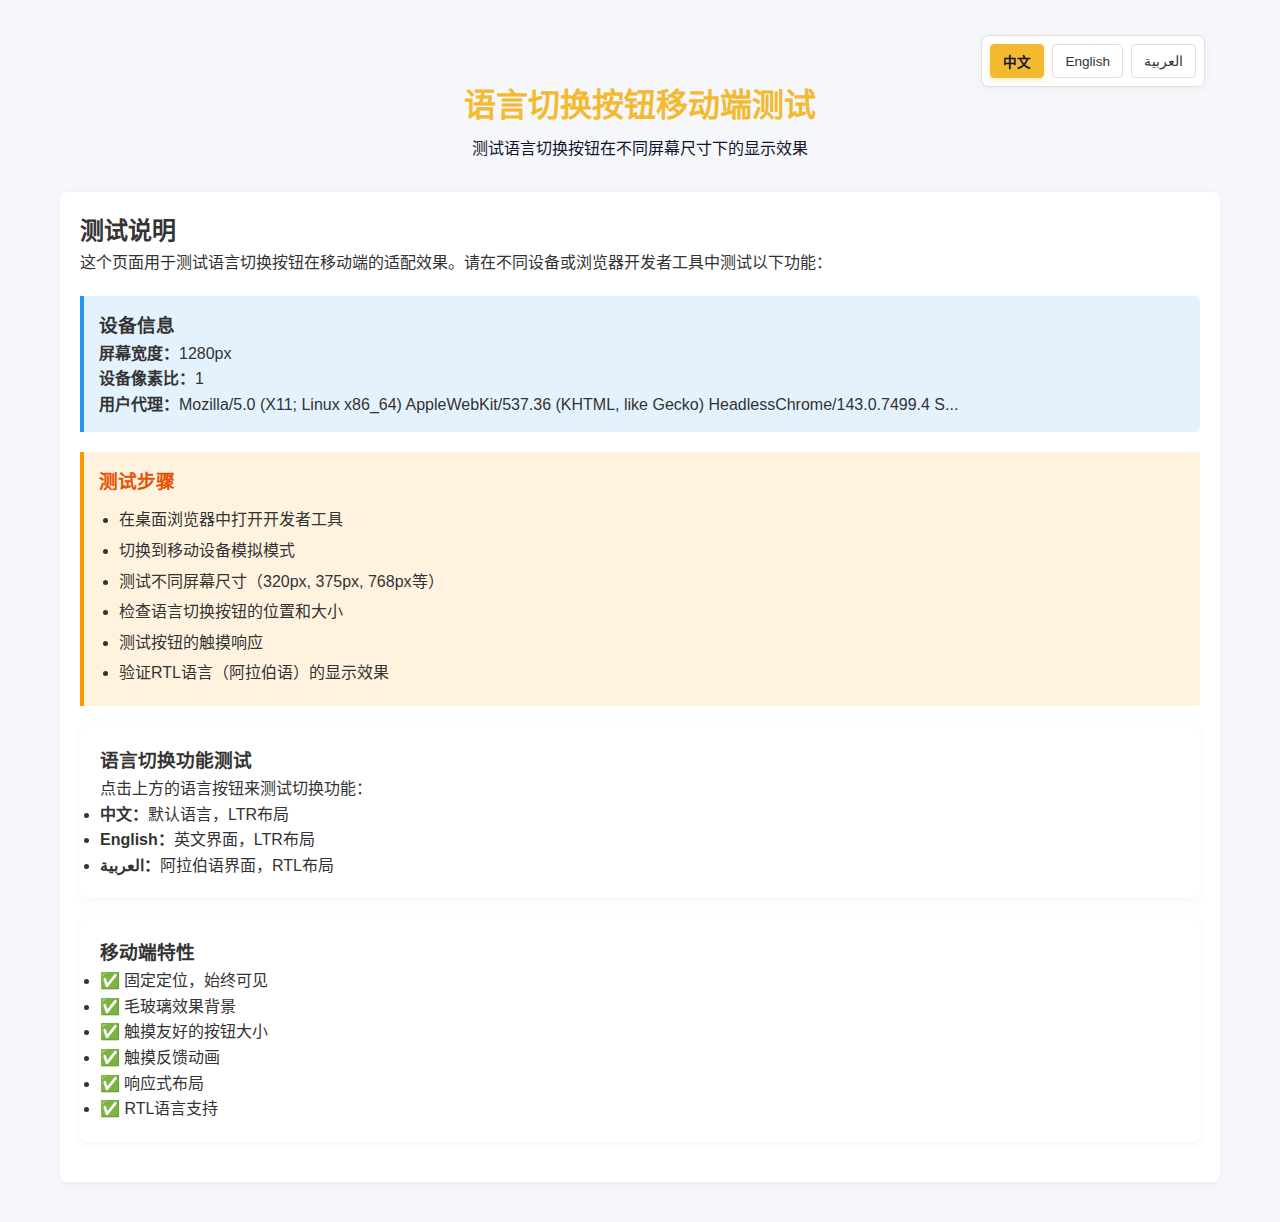
<file: test_mobile_language.html>
<!DOCTYPE html>
<html lang="zh-CN">
<head>
    <meta charset="UTF-8">
    <meta name="viewport" content="width=device-width, initial-scale=1.0">
    <title>语言切换按钮移动端测试</title>
    <style>
        :root {
            --primary-color: #f3ba2f;
            --secondary-color: #0f162e;
            --text-color: #333;
            --card-bg: #fff;
            --border-color: #e0e0e0;
        }

        * {
            box-sizing: border-box;
            margin: 0;
            padding: 0;
        }

        body {
            font-family: 'Segoe UI', Tahoma, Geneva, Verdana, sans-serif;
            background-color: #f5f7fb;
            color: var(--text-color);
            line-height: 1.6;
        }

        .container {
            max-width: 1200px;
            margin: 0 auto;
            padding: 20px;
        }

        .language-switcher {
            position: absolute;
            top: 15px;
            right: 15px;
            display: flex;
            gap: 8px;
            background: var(--card-bg);
            border-radius: 8px;
            padding: 8px;
            box-shadow: 0 2px 10px rgba(0, 0, 0, 0.05);
            border: 1px solid var(--border-color);
            z-index: 1000;
        }
        
        .lang-btn {
            background: transparent;
            border: 1px solid var(--border-color);
            padding: 6px 12px;
            border-radius: 4px;
            color: var(--text-color);
            cursor: pointer;
            font-size: 0.85rem;
            transition: all 0.2s ease;
            font-weight: 500;
            font-family: inherit;
            min-width: 50px;
            text-align: center;
            white-space: nowrap;
            -webkit-tap-highlight-color: transparent;
            touch-action: manipulation;
        }
        
        .lang-btn:hover {
            background: var(--primary-color);
            color: var(--secondary-color);
            border-color: var(--primary-color);
            transform: translateY(-1px);
        }
        
        .lang-btn.active {
            background: var(--primary-color);
            border-color: var(--primary-color);
            color: var(--secondary-color);
            font-weight: bold;
            box-shadow: 0 2px 5px rgba(243, 186, 47, 0.3);
        }

        /* 移动端适配 */
        @media (max-width: 768px) {
            .language-switcher {
                position: fixed;
                top: 10px;
                right: 10px;
                left: 10px;
                justify-content: center;
                gap: 4px;
                padding: 6px;
                border-radius: 6px;
                background: rgba(255, 255, 255, 0.95);
                backdrop-filter: blur(10px);
                box-shadow: 0 4px 20px rgba(0, 0, 0, 0.1);
            }
            
            .lang-btn {
                flex: 1;
                max-width: 80px;
                padding: 8px 6px;
                font-size: 0.8rem;
                min-width: auto;
                border-radius: 4px;
                min-height: 36px;
            }
            
            .lang-btn:active {
                transform: scale(0.95);
                transition: transform 0.1s ease;
            }
        }

        @media (max-width: 480px) {
            .language-switcher {
                top: 8px;
                right: 8px;
                left: 8px;
                padding: 4px;
                gap: 2px;
            }
            
            .lang-btn {
                padding: 6px 4px;
                font-size: 0.75rem;
                max-width: 70px;
                min-height: 32px;
            }
            
            .lang-btn:active {
                transform: scale(0.95);
                transition: transform 0.1s ease;
            }
        }

        header {
            position: relative;
            padding-top: 60px;
            text-align: center;
            margin-bottom: 30px;
            color: var(--secondary-color);
        }

        /* 移动端header适配 */
        @media (max-width: 768px) {
            header {
                padding-top: 80px;
            }
            
            header h1 {
                font-size: 1.5rem;
                margin-bottom: 8px;
            }
            
            header p {
                font-size: 0.9rem;
            }
        }

        @media (max-width: 480px) {
            header {
                padding-top: 70px;
            }
            
            header h1 {
                font-size: 1.3rem;
            }
            
            header p {
                font-size: 0.85rem;
            }
        }

        header h1 {
            color: var(--primary-color);
            margin-bottom: 5px;
        }

        .test-content {
            background: var(--card-bg);
            border-radius: 8px;
            padding: 20px;
            margin: 20px 0;
            box-shadow: 0 2px 10px rgba(0, 0, 0, 0.05);
        }

        .device-info {
            background: #e3f2fd;
            border-left: 4px solid #2196f3;
            padding: 15px;
            margin: 20px 0;
            border-radius: 0 4px 4px 0;
        }

        .test-instructions {
            background: #fff3e0;
            border-left: 4px solid #ff9800;
            padding: 15px;
            margin: 20px 0;
            border-radius: 0 4px 4px 0;
        }

        .test-instructions h3 {
            color: #e65100;
            margin-bottom: 10px;
        }

        .test-instructions ul {
            margin-left: 20px;
        }

        .test-instructions li {
            margin-bottom: 5px;
        }
    </style>
</head>
<body>
    <div class="container">
        <header>
            <div class="language-switcher">
                <button id="langCn" class="lang-btn active" data-lang="cn">中文</button>
                <button id="langEn" class="lang-btn" data-lang="en">English</button>
                <button id="langAr" class="lang-btn" data-lang="ar">العربية</button>
            </div>
            <h1>语言切换按钮移动端测试</h1>
            <p>测试语言切换按钮在不同屏幕尺寸下的显示效果</p>
        </header>

        <div class="test-content">
            <h2>测试说明</h2>
            <p>这个页面用于测试语言切换按钮在移动端的适配效果。请在不同设备或浏览器开发者工具中测试以下功能：</p>
            
            <div class="device-info">
                <h3>设备信息</h3>
                <p><strong>屏幕宽度：</strong><span id="screenWidth"></span></p>
                <p><strong>设备像素比：</strong><span id="devicePixelRatio"></span></p>
                <p><strong>用户代理：</strong><span id="userAgent"></span></p>
            </div>

            <div class="test-instructions">
                <h3>测试步骤</h3>
                <ul>
                    <li>在桌面浏览器中打开开发者工具</li>
                    <li>切换到移动设备模拟模式</li>
                    <li>测试不同屏幕尺寸（320px, 375px, 768px等）</li>
                    <li>检查语言切换按钮的位置和大小</li>
                    <li>测试按钮的触摸响应</li>
                    <li>验证RTL语言（阿拉伯语）的显示效果</li>
                </ul>
            </div>

            <div class="test-content">
                <h3>语言切换功能测试</h3>
                <p>点击上方的语言按钮来测试切换功能：</p>
                <ul>
                    <li><strong>中文：</strong>默认语言，LTR布局</li>
                    <li><strong>English：</strong>英文界面，LTR布局</li>
                    <li><strong>العربية：</strong>阿拉伯语界面，RTL布局</li>
                </ul>
            </div>

            <div class="test-content">
                <h3>移动端特性</h3>
                <ul>
                    <li>✅ 固定定位，始终可见</li>
                    <li>✅ 毛玻璃效果背景</li>
                    <li>✅ 触摸友好的按钮大小</li>
                    <li>✅ 触摸反馈动画</li>
                    <li>✅ 响应式布局</li>
                    <li>✅ RTL语言支持</li>
                </ul>
            </div>
        </div>
    </div>

    <script>
        // 显示设备信息
        document.getElementById('screenWidth').textContent = window.innerWidth + 'px';
        document.getElementById('devicePixelRatio').textContent = window.devicePixelRatio;
        document.getElementById('userAgent').textContent = navigator.userAgent.substring(0, 100) + '...';

        // 语言切换功能
        document.querySelectorAll('.lang-btn').forEach(btn => {
            btn.addEventListener('click', () => {
                // 移除所有active类
                document.querySelectorAll('.lang-btn').forEach(b => b.classList.remove('active'));
                // 添加active类到当前按钮
                btn.classList.add('active');
                
                const lang = btn.getAttribute('data-lang');
                
                // 设置页面方向
                if (lang === 'ar') {
                    document.documentElement.classList.add('rtl');
                    document.documentElement.dir = 'rtl';
                } else {
                    document.documentElement.classList.remove('rtl');
                    document.documentElement.dir = 'ltr';
                }
                
                // 显示切换信息
                const messages = {
                    cn: '已切换到中文',
                    en: 'Switched to English',
                    ar: 'تم التبديل إلى العربية'
                };
                
                alert(messages[lang] || 'Language switched');
            });
        });

        // 监听窗口大小变化
        window.addEventListener('resize', () => {
            document.getElementById('screenWidth').textContent = window.innerWidth + 'px';
        });
    </script>
</body>
</html>
</file>
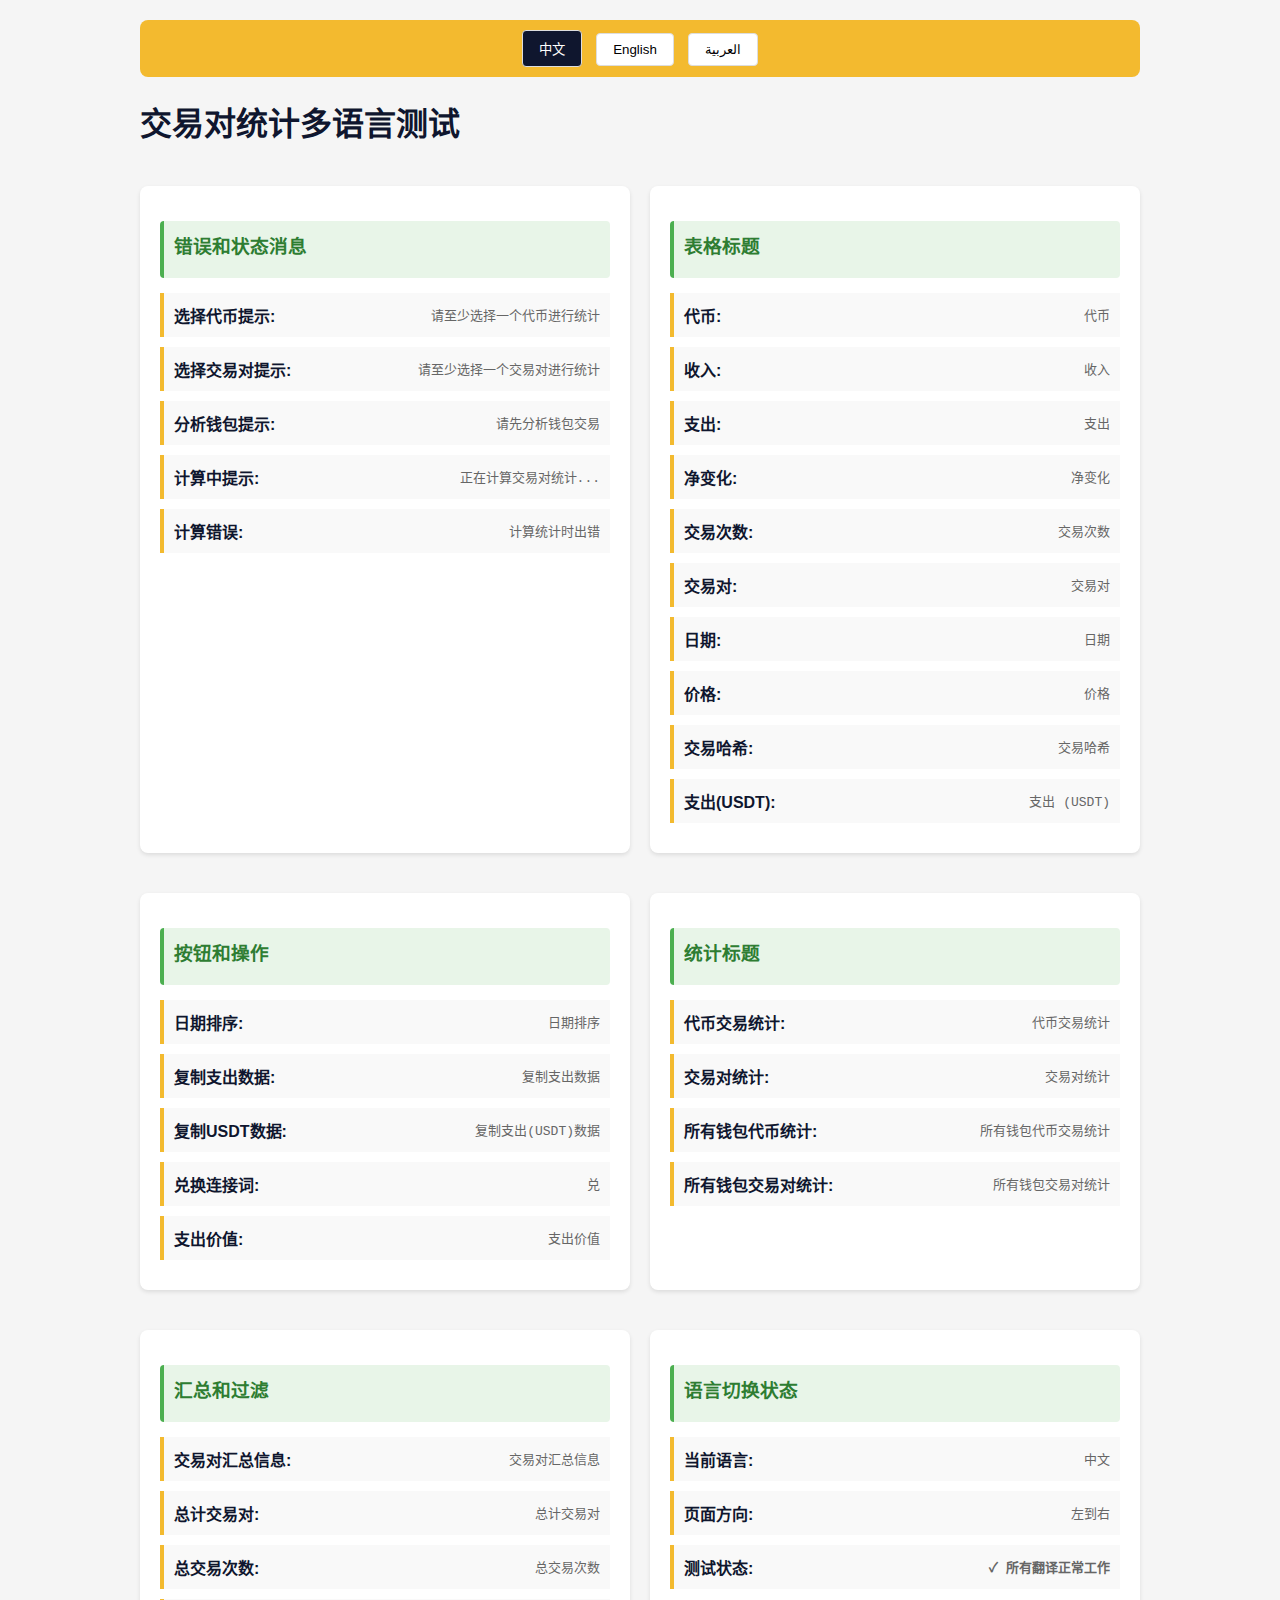
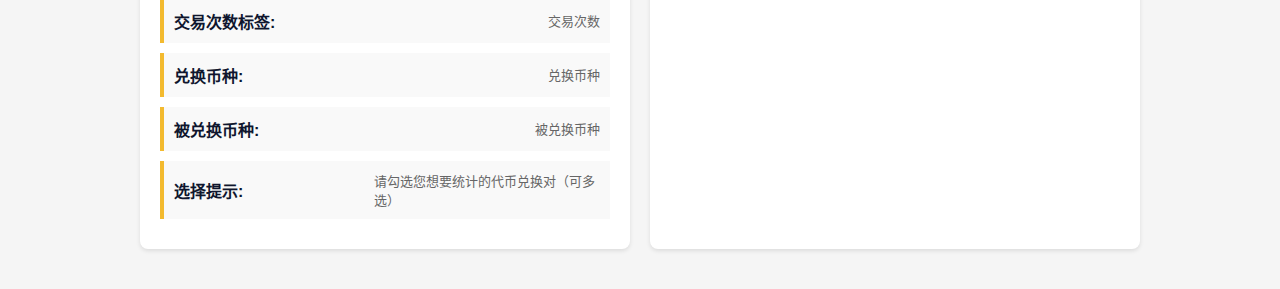
<file: test_trading_pairs_multilingual.html>
<!DOCTYPE html>
<html lang="zh-CN">
<head>
    <meta charset="UTF-8">
    <meta name="viewport" content="width=device-width, initial-scale=1.0">
    <title>交易对统计多语言测试</title>
    <style>
        body {
            font-family: Arial, sans-serif;
            max-width: 1000px;
            margin: 0 auto;
            padding: 20px;
            background-color: #f5f5f5;
        }
        .test-section {
            background: white;
            padding: 20px;
            margin: 20px 0;
            border-radius: 8px;
            box-shadow: 0 2px 4px rgba(0,0,0,0.1);
        }
        .lang-switcher {
            background: #f3ba2f;
            padding: 10px;
            border-radius: 8px;
            margin-bottom: 20px;
            text-align: center;
        }
        .lang-btn {
            background: white;
            border: 1px solid #ddd;
            padding: 8px 16px;
            margin: 0 5px;
            cursor: pointer;
            border-radius: 4px;
            transition: all 0.3s;
        }
        .lang-btn.active {
            background: #0f162e;
            color: white;
        }
        .lang-btn:hover {
            background: #e0e0e0;
        }
        .lang-btn.active:hover {
            background: #0f162e;
        }
        .test-item {
            margin: 10px 0;
            padding: 10px;
            background: #f9f9f9;
            border-left: 4px solid #f3ba2f;
            display: flex;
            justify-content: space-between;
            align-items: center;
        }
        .test-item .label {
            font-weight: bold;
            color: #0f162e;
            min-width: 200px;
        }
        .test-item .value {
            color: #666;
            font-family: monospace;
        }
        .rtl {
            direction: rtl;
            text-align: right;
        }
        .rtl .lang-switcher {
            text-align: center;
        }
        .rtl .test-item {
            flex-direction: row-reverse;
        }
        h1, h2 {
            color: #0f162e;
        }
        .success {
            color: #4caf50;
            font-weight: bold;
        }
        .category {
            background: #e8f5e8;
            padding: 10px;
            margin: 15px 0;
            border-radius: 4px;
            border-left: 4px solid #4caf50;
        }
        .category h3 {
            margin: 0 0 10px 0;
            color: #2e7d32;
        }
        .grid {
            display: grid;
            grid-template-columns: 1fr 1fr;
            gap: 20px;
        }
        @media (max-width: 768px) {
            .grid {
                grid-template-columns: 1fr;
            }
        }
    </style>
</head>
<body>
    <div class="lang-switcher">
        <button id="langCn" class="lang-btn active" data-lang="cn">中文</button>
        <button id="langEn" class="lang-btn" data-lang="en">English</button>
        <button id="langAr" class="lang-btn" data-lang="ar">العربية</button>
    </div>

    <h1 data-translate="testTitle">交易对统计多语言测试</h1>
    
    <div class="grid">
        <div class="test-section">
            <div class="category">
                <h3>错误和状态消息</h3>
            </div>
            <div class="test-item">
                <span class="label">选择代币提示:</span>
                <span class="value" data-translate="selectAtLeastOneToken">请至少选择一个代币进行统计</span>
            </div>
            <div class="test-item">
                <span class="label">选择交易对提示:</span>
                <span class="value" data-translate="selectAtLeastOnePair">请至少选择一个交易对进行统计</span>
            </div>
            <div class="test-item">
                <span class="label">分析钱包提示:</span>
                <span class="value" data-translate="analyzeWalletFirst">请先分析钱包交易</span>
            </div>
            <div class="test-item">
                <span class="label">计算中提示:</span>
                <span class="value" data-translate="calculatingPairStats">正在计算交易对统计...</span>
            </div>
            <div class="test-item">
                <span class="label">计算错误:</span>
                <span class="value" data-translate="calculationError">计算统计时出错</span>
            </div>
        </div>

        <div class="test-section">
            <div class="category">
                <h3>表格标题</h3>
            </div>
            <div class="test-item">
                <span class="label">代币:</span>
                <span class="value" data-translate="token">代币</span>
            </div>
            <div class="test-item">
                <span class="label">收入:</span>
                <span class="value" data-translate="income">收入</span>
            </div>
            <div class="test-item">
                <span class="label">支出:</span>
                <span class="value" data-translate="expense">支出</span>
            </div>
            <div class="test-item">
                <span class="label">净变化:</span>
                <span class="value" data-translate="netChange">净变化</span>
            </div>
            <div class="test-item">
                <span class="label">交易次数:</span>
                <span class="value" data-translate="transactionCount">交易次数</span>
            </div>
            <div class="test-item">
                <span class="label">交易对:</span>
                <span class="value" data-translate="tradingPair">交易对</span>
            </div>
            <div class="test-item">
                <span class="label">日期:</span>
                <span class="value" data-translate="date">日期</span>
            </div>
            <div class="test-item">
                <span class="label">价格:</span>
                <span class="value" data-translate="price">价格</span>
            </div>
            <div class="test-item">
                <span class="label">交易哈希:</span>
                <span class="value" data-translate="transactionHash">交易哈希</span>
            </div>
            <div class="test-item">
                <span class="label">支出(USDT):</span>
                <span class="value" data-translate="expenseUsdt">支出 (USDT)</span>
            </div>
        </div>
    </div>

    <div class="grid">
        <div class="test-section">
            <div class="category">
                <h3>按钮和操作</h3>
            </div>
            <div class="test-item">
                <span class="label">日期排序:</span>
                <span class="value" data-translate="dateSort">日期排序</span>
            </div>
            <div class="test-item">
                <span class="label">复制支出数据:</span>
                <span class="value" data-translate="copyExpenseData">复制支出数据</span>
            </div>
            <div class="test-item">
                <span class="label">复制USDT数据:</span>
                <span class="value" data-translate="copyUsdtExpenseData">复制支出(USDT)数据</span>
            </div>
            <div class="test-item">
                <span class="label">兑换连接词:</span>
                <span class="value" data-translate="exchange">兑</span>
            </div>
            <div class="test-item">
                <span class="label">支出价值:</span>
                <span class="value" data-translate="expenditureValue">支出价值</span>
            </div>
        </div>

        <div class="test-section">
            <div class="category">
                <h3>统计标题</h3>
            </div>
            <div class="test-item">
                <span class="label">代币交易统计:</span>
                <span class="value" data-translate="tokenTransactionStats">代币交易统计</span>
            </div>
            <div class="test-item">
                <span class="label">交易对统计:</span>
                <span class="value" data-translate="pairTransactionStats">交易对统计</span>
            </div>
            <div class="test-item">
                <span class="label">所有钱包代币统计:</span>
                <span class="value" data-translate="allWalletTokenStats">所有钱包代币交易统计</span>
            </div>
            <div class="test-item">
                <span class="label">所有钱包交易对统计:</span>
                <span class="value" data-translate="allWalletPairStats">所有钱包交易对统计</span>
            </div>
        </div>
    </div>

    <div class="grid">
        <div class="test-section">
            <div class="category">
                <h3>汇总和过滤</h3>
            </div>
            <div class="test-item">
                <span class="label">交易对汇总信息:</span>
                <span class="value" data-translate="pairSummaryInfo">交易对汇总信息</span>
            </div>
            <div class="test-item">
                <span class="label">总计交易对:</span>
                <span class="value" data-translate="totalTradingPairs">总计交易对</span>
            </div>
            <div class="test-item">
                <span class="label">总交易次数:</span>
                <span class="value" data-translate="totalTransactions">总交易次数</span>
            </div>
            <div class="test-item">
                <span class="label">交易次数标签:</span>
                <span class="value" data-translate="transactionCountLabel">交易次数</span>
            </div>
            <div class="test-item">
                <span class="label">兑换币种:</span>
                <span class="value" data-translate="exchangeFilter">兑换币种</span>
            </div>
            <div class="test-item">
                <span class="label">被兑换币种:</span>
                <span class="value" data-translate="exchangedFilter">被兑换币种</span>
            </div>
            <div class="test-item">
                <span class="label">选择提示:</span>
                <span class="value" data-translate="selectPairsPrompt">请勾选您想要统计的代币兑换对（可多选）</span>
            </div>
        </div>

        <div class="test-section">
            <div class="category">
                <h3>语言切换状态</h3>
            </div>
            <div class="test-item">
                <span class="label">当前语言:</span>
                <span class="value" id="currentLang">中文</span>
            </div>
            <div class="test-item">
                <span class="label">页面方向:</span>
                <span class="value" id="pageDirection">左到右</span>
            </div>
            <div class="test-item">
                <span class="label">测试状态:</span>
                <span class="value success" id="testStatus">✓ 所有翻译正常工作</span>
            </div>
        </div>
    </div>

    <script>
        // 完整的多语言数据结构
        const translations = {
            cn: {
                testTitle: "交易对统计多语言测试",
                selectAtLeastOneToken: "请至少选择一个代币进行统计",
                selectAtLeastOnePair: "请至少选择一个交易对进行统计",
                analyzeWalletFirst: "请先分析钱包交易",
                calculatingPairStats: "正在计算交易对统计...",
                calculationError: "计算统计时出错",
                token: "代币",
                income: "收入",
                expense: "支出",
                netChange: "净变化",
                transactionCount: "交易次数",
                tradingPair: "交易对",
                date: "日期",
                price: "价格",
                transactionHash: "交易哈希",
                expenseUsdt: "支出 (USDT)",
                dateSort: "日期排序",
                copyExpenseData: "复制支出数据",
                copyUsdtExpenseData: "复制支出(USDT)数据",
                tokenTransactionStats: "代币交易统计",
                pairTransactionStats: "交易对统计",
                allWalletTokenStats: "所有钱包代币交易统计",
                allWalletPairStats: "所有钱包交易对统计",
                pairSummaryInfo: "交易对汇总信息",
                totalTradingPairs: "总计交易对",
                totalTransactions: "总交易次数",
                transactionCountLabel: "交易次数",
                exchange: "兑",
                exchangeFilter: "兑换币种",
                exchangedFilter: "被兑换币种",
                selectPairsPrompt: "请勾选您想要统计的代币兑换对（可多选）",
                expenditureValue: "支出价值"
            },
            en: {
                testTitle: "Trading Pairs Statistics Multilingual Test",
                selectAtLeastOneToken: "Please select at least one token for statistics",
                selectAtLeastOnePair: "Please select at least one trading pair for statistics",
                analyzeWalletFirst: "Please analyze wallet transactions first",
                calculatingPairStats: "Calculating trading pair statistics...",
                calculationError: "Error calculating statistics",
                token: "Token",
                income: "Income",
                expense: "Expense",
                netChange: "Net Change",
                transactionCount: "Transaction Count",
                tradingPair: "Trading Pair",
                date: "Date",
                price: "Price",
                transactionHash: "Transaction Hash",
                expenseUsdt: "Expense (USDT)",
                dateSort: "Date Sort",
                copyExpenseData: "Copy Expense Data",
                copyUsdtExpenseData: "Copy USDT Expense Data",
                tokenTransactionStats: "Token Transaction Statistics",
                pairTransactionStats: "Trading Pair Statistics",
                allWalletTokenStats: "All Wallet Token Statistics",
                allWalletPairStats: "All Wallet Trading Pair Statistics",
                pairSummaryInfo: "Trading Pair Summary Information",
                totalTradingPairs: "Total Trading Pairs",
                totalTransactions: "Total Transactions",
                transactionCountLabel: "Transaction Count",
                exchange: "to",
                exchangeFilter: "Exchange Currency",
                exchangedFilter: "Exchanged Currency",
                selectPairsPrompt: "Please select the trading pairs you want to calculate (multiple selection allowed)",
                expenditureValue: "Expenditure Value"
            },
            ar: {
                testTitle: "اختبار إحصائيات أزواج التداول متعدد اللغات",
                selectAtLeastOneToken: "يرجى اختيار رمز مميز واحد على الأقل للإحصائيات",
                selectAtLeastOnePair: "يرجى اختيار زوج تداول واحد على الأقل للإحصائيات",
                analyzeWalletFirst: "يرجى تحليل معاملات المحفظة أولاً",
                calculatingPairStats: "جارٍ حساب إحصائيات أزواج التداول...",
                calculationError: "خطأ في حساب الإحصائيات",
                token: "الرمز المميز",
                income: "الدخل",
                expense: "المصروف",
                netChange: "التغيير الصافي",
                transactionCount: "عدد المعاملات",
                tradingPair: "زوج التداول",
                date: "التاريخ",
                price: "السعر",
                transactionHash: "رمز المعاملة",
                expenseUsdt: "المصروف (USDT)",
                dateSort: "ترتيب التاريخ",
                copyExpenseData: "نسخ بيانات المصروف",
                copyUsdtExpenseData: "نسخ بيانات مصروف USDT",
                tokenTransactionStats: "إحصائيات معاملات الرمز المميز",
                pairTransactionStats: "إحصائيات أزواج التداول",
                allWalletTokenStats: "إحصائيات رموز جميع المحافظ",
                allWalletPairStats: "إحصائيات أزواج تداول جميع المحافظ",
                pairSummaryInfo: "معلومات ملخص أزواج التداول",
                totalTradingPairs: "إجمالي أزواج التداول",
                totalTransactions: "إجمالي المعاملات",
                transactionCountLabel: "عدد المعاملات",
                exchange: "إلى",
                exchangeFilter: "عملة التبادل",
                exchangedFilter: "العملة المتبادلة",
                selectPairsPrompt: "يرجى اختيار أزواج التداول التي تريد حسابها (يُسمح بالاختيار المتعدد)",
                expenditureValue: "قيمة المصروف"
            }
        };

        let currentLanguage = 'cn';

        // 语言切换功能
        function switchLanguage(lang) {
            currentLanguage = lang;
            
            // 更新按钮状态
            document.querySelectorAll('.lang-btn').forEach(btn => {
                btn.classList.remove('active');
                if (btn.getAttribute('data-lang') === lang) {
                    btn.classList.add('active');
                }
            });

            // 设置页面方向
            if (lang === 'ar') {
                document.documentElement.classList.add('rtl');
                document.documentElement.dir = 'rtl';
                document.getElementById('pageDirection').textContent = 'من اليمين إلى اليسار';
            } else {
                document.documentElement.classList.remove('rtl');
                document.documentElement.dir = 'ltr';
                document.getElementById('pageDirection').textContent = lang === 'cn' ? '左到右' : 'Left to Right';
            }

            // 翻译所有文本
            const langData = translations[lang];
            document.querySelectorAll('[data-translate]').forEach(element => {
                const key = element.getAttribute('data-translate');
                if (langData[key]) {
                    element.textContent = langData[key];
                }
            });

            // 更新页面标题
            document.title = langData.testTitle;
            
            // 更新语言状态显示
            const langNames = { cn: '中文', en: 'English', ar: 'العربية' };
            document.getElementById('currentLang').textContent = langNames[lang];
        }

        // 初始化
        document.addEventListener('DOMContentLoaded', () => {
            // 绑定语言切换按钮
            document.querySelectorAll('.lang-btn').forEach(btn => {
                btn.addEventListener('click', () => {
                    const lang = btn.getAttribute('data-lang');
                    switchLanguage(lang);
                });
            });

            // 初始化为中文
            switchLanguage('cn');
        });
    </script>
</body>
</html>
</file>
<file: css/styles.css>
/**
 * BSC钱包交易分析工具 - 样式表
 * 
 * @author Lethe (https://x.com/lethe640604)
 * @copyright Copyright (c) 2024 Lethe
 * @license MIT License
 * 
 * 保留所有权利。未经许可，禁止商业用途。
 * 个人使用和学习目的可免费使用。
 */

:root {
    --primary-color: #f3ba2f;
    --primary-dark: #e0a800;
    --secondary-color: #0f162e;
    --secondary-light: #1e2c50;
    --text-color: #333;
    --text-light: #666;
    --bg-color: #f5f7fb;
    --card-bg: #fff;
    --border-color: #e0e0e0;
    --success-color: #4caf50;
    --error-color: #f44336;
    --warning-color: #ff9800;
}

* {
    box-sizing: border-box;
    margin: 0;
    padding: 0;
}

body {
    font-family: 'Segoe UI', Tahoma, Geneva, Verdana, sans-serif;
    background-color: var(--bg-color);
    color: var(--text-color);
    line-height: 1.6;
}

.container {
    max-width: 1200px;
    margin: 0 auto;
    padding: 20px;
}

header {
    text-align: center;
    margin-bottom: 30px;
    color: var(--secondary-color);
}

header h1 {
    color: var(--primary-color);
    margin-bottom: 5px;
}

a {
    color: var(--primary-color);
    text-decoration: none;
}

a:hover {
    text-decoration: underline;
}

main {
    display: grid;
    grid-template-columns: 1fr;
    gap: 20px;
}

@media (min-width: 968px) {
    main {
        grid-template-columns: 48% 52%;
    }
}

.card {
    background-color: var(--card-bg);
    border-radius: 8px;
    box-shadow: 0 2px 10px rgba(0, 0, 0, 0.05);
    padding: 20px;
    margin-bottom: 20px;
}

h2 {
    color: var(--secondary-color);
    margin-bottom: 15px;
    font-size: 1.3rem;
    border-bottom: 1px solid var(--border-color);
    padding-bottom: 10px;
}

.form-group {
    margin-bottom: 15px;
}

label {
    display: block;
    margin-bottom: 5px;
    font-weight: 500;
}

input[type="text"],
input[type="date"],
input[type="datetime-local"],
textarea {
    width: 100%;
    padding: 10px;
    border: 1px solid var(--border-color);
    border-radius: 4px;
    font-size: 1rem;
}

input[type="text"]:focus,
input[type="date"]:focus,
input[type="datetime-local"]:focus,
textarea:focus {
    outline: none;
    border-color: var(--primary-color);
    box-shadow: 0 0 0 2px rgba(243, 186, 47, 0.2);
}

small {
    color: var(--text-light);
    font-size: 0.8rem;
}

.btn-primary {
    background-color: var(--primary-color);
    color: var(--secondary-color);
    border: none;
    padding: 12px 20px;
    font-size: 1rem;
    font-weight: bold;
    border-radius: 4px;
    cursor: pointer;
    transition: background-color 0.2s;
    width: 100%;
}

.btn-primary:hover {
    background-color: var(--primary-dark);
}

.token-examples {
    display: flex;
    flex-wrap: wrap;
    gap: 10px;
    margin-top: 15px;
}

.token-example {
    background-color: #f0f0f0;
    border-radius: 4px;
    padding: 5px 10px;
    font-size: 0.9rem;
    color: var(--text-color);
    cursor: pointer;
    transition: background-color 0.2s;
}

.token-example:hover {
    background-color: #e0e0e0;
}

.datetime-container {
    display: flex;
    flex-direction: column;
    gap: 15px;
    margin-bottom: 10px;
}

@media (min-width: 768px) {
    .datetime-container {
        flex-direction: row;
        align-items: flex-end;
    }
}

.datetime-input {
    flex: 1;
    position: relative;
}

/* 日期时间输入框样式优化 */
input[type="datetime-local"] {
    font-family: 'Segoe UI', Tahoma, Arial, sans-serif;
    font-size: 14px;
    padding: 10px 12px;
    height: 42px;
    border: 1px solid var(--border-color);
    border-radius: 4px;
    background-color: #fff;
    transition: all 0.2s ease;
    width: 100%;
    color: var(--secondary-color);
    box-shadow: inset 0 1px 3px rgba(0, 0, 0, 0.05);
}

input[type="datetime-local"]:hover {
    border-color: var(--primary-color);
}

input[type="datetime-local"]:focus {
    outline: none;
    border-color: var(--primary-color);
    box-shadow: 0 0 0 2px rgba(243, 186, 47, 0.2);
}

/* 兼容Firefox的特殊样式 */
@-moz-document url-prefix() {
    input[type="datetime-local"] {
        padding: 8px 10px;
    }
}

/* 清除默认日期时间选择器样式 */
input[type="datetime-local"]::-webkit-calendar-picker-indicator {
    cursor: pointer;
    opacity: 0.7;
    filter: invert(0.5);
    transition: all 0.2s ease;
    padding: 4px;
}

input[type="datetime-local"]::-webkit-calendar-picker-indicator:hover {
    opacity: 1;
    filter: invert(0.7) sepia(1) saturate(5) hue-rotate(15deg);
}

.date-note {
    margin-top: 8px;
    color: var(--warning-color);
    font-size: 0.85rem;
    font-style: italic;
}

.loading-indicator {
    display: flex;
    flex-direction: column;
    align-items: center;
    justify-content: center;
    padding: 30px;
}

.hidden {
    display: none;
}

.spinner {
    border: 4px solid rgba(0, 0, 0, 0.1);
    border-left-color: var(--primary-color);
    border-radius: 50%;
    width: 40px;
    height: 40px;
    animation: spin 1s linear infinite;
    margin-bottom: 15px;
}

@keyframes spin {
    to {
        transform: rotate(360deg);
    }
}

.initial-message {
    text-align: center;
    color: var(--text-light);
    padding: 30px;
}

.wallet-result {
    margin-bottom: 25px;
    border-bottom: 1px solid var(--border-color);
    padding-bottom: 20px;
}

.wallet-result:last-child {
    border-bottom: none;
    margin-bottom: 0;
    padding-bottom: 0;
}

.wallet-address {
    font-family: monospace;
    font-weight: bold;
    color: var(--secondary-color);
    word-break: break-all;
}

.time-range {
    color: var(--text-light);
    font-size: 0.9rem;
    margin-bottom: 10px;
}

.stats-grid {
    display: grid;
    grid-template-columns: 1fr 1fr;
    gap: 10px;
    margin-bottom: 15px;
}

.stat-card {
    background-color: #f9f9f9;
    padding: 10px;
    border-radius: 4px;
}

.stat-label {
    font-size: 0.8rem;
    color: var(--text-light);
}

.stat-value {
    font-size: 1.1rem;
    font-weight: bold;
    color: var(--secondary-color);
}

.token-activity {
    margin-top: 15px;
}

.token-item {
    background-color: #f9f9f9;
    padding: 15px;
    border-radius: 4px;
    margin-bottom: 10px;
}

.token-name {
    font-weight: bold;
    color: var(--secondary-color);
    margin-bottom: 5px;
}

.token-contract {
    font-family: monospace;
    font-size: 0.8rem;
    color: var(--text-light);
    margin-bottom: 10px;
    word-break: break-all;
}

/* Token stats section removed */

/* 错误容器样式 */
.error-container {
    border-left: 4px solid var(--error-color);
    background-color: #fff8f8;
}

.error-header {
    display: flex;
    align-items: center;
    margin-bottom: 10px;
    color: var(--error-color);
}

.error-header i {
    margin-right: 10px;
    font-size: 1.2rem;
}

.error-header h3 {
    font-size: 1.1rem;
    margin: 0;
    border: none;
}

#errorMessage {
    padding: 10px;
    margin-bottom: 15px;
    background-color: rgba(244, 67, 54, 0.05);
    border-radius: 4px;
    font-family: monospace;
    word-break: break-all;
}

.error-tips {
    background-color: #f9f9f9;
    padding: 10px;
    border-radius: 4px;
    font-size: 0.9rem;
}

.error-tips ul {
    margin-left: 20px;
    margin-top: 5px;
}

.error-tips li {
    margin-bottom: 5px;
}

.error-message {
    color: var(--error-color);
    padding: 10px;
    background-color: rgba(244, 67, 54, 0.05);
    border-radius: 4px;
    margin-bottom: 15px;
}

footer {
    text-align: center;
    margin-top: 40px;
    padding-top: 20px;
    border-top: 1px solid var(--border-color);
    color: var(--text-light);
    font-size: 0.9rem;
}

/* USDT价值样式 */
.usdt-value {
    display: block;
    font-size: 0.85rem;
    margin-top: 2px;
    color: #777;
}

.token-stat-value .usdt-value {
    font-weight: normal;
}

/* 交易详情区域样式 */
.transaction-section {
    margin-top: 20px;
    border-top: 1px solid var(--border-color);
    padding-top: 15px;
}

.toggle-details {
    display: flex;
    align-items: center;
    cursor: pointer;
    font-weight: 500;
    color: var(--primary-color);
    user-select: none;
}

.toggle-icon {
    display: inline-block;
    width: 20px;
    height: 20px;
    text-align: center;
    line-height: 20px;
    margin-right: 8px;
    font-weight: bold;
}

.transaction-details {
    margin-top: 15px;
}

.transaction-details h3 {
    margin-bottom: 15px;
    font-size: 1.1rem;
    color: var(--secondary-color);
}

.transaction-item {
    background-color: #f9f9f9;
    border-radius: 8px;
    margin-bottom: 15px;
    box-shadow: 0 1px 3px rgba(0, 0, 0, 0.05);
    overflow: hidden;
}

.tx-header {
    display: flex;
    justify-content: space-between;
    align-items: center;
    padding: 12px 15px;
    background-color: #f0f0f0;
    border-bottom: 1px solid #e5e5e5;
}

.tx-time {
    flex: 0 0 auto;
}

.tx-date {
    font-size: 0.85rem;
    font-weight: 500;
    color: var(--text-color);
}

.tx-time-value {
    font-size: 0.75rem;
    color: var(--text-light);
}

.tx-type {
    flex: 1 1 auto;
    font-weight: 500;
    text-align: center;
    color: var(--secondary-color);
}

.tx-amount {
    flex: 0 0 auto;
    text-align: right;
}

.tx-in {
    color: var(--success-color);
}

.tx-out {
    color: var(--error-color);
}

.tx-details {
    padding: 15px;
    font-size: 0.9rem;
}

.tx-label {
    color: var(--text-light);
    margin-right: 8px;
    display: inline-block;
    width: 70px;
}

.tx-address-row, .tx-hash-row, .tx-gas-row {
    margin-bottom: 8px;
    word-break: break-all;
}

.tx-address, .tx-hash, .tx-contract {
    font-family: monospace;
    color: var(--secondary-color);
}

.tx-hash, .tx-contract {
    text-decoration: underline;
    color: var(--primary-color);
}

.tx-status-failed {
    margin-top: 10px;
    padding: 5px 10px;
    background-color: rgba(244, 67, 54, 0.1);
    border-radius: 4px;
    color: var(--error-color);
    font-weight: 500;
    text-align: center;
}

.tx-failed {
    opacity: 0.8;
}

.tx-gas {
    font-family: monospace;
    font-size: 0.85rem;
}

.hidden {
    display: none;
}

/* 代币统计选择样式 */
.token-stats-selection {
    display: flex;
    flex-wrap: wrap;
    gap: 8px;
    margin: 10px 0;
    max-height: 200px;
    overflow-y: auto;
    padding: 5px;
    border: 1px solid #eee;
    border-radius: 4px;
    background-color: #f9f9f9;
}

.token-checkbox {
    display: flex;
    align-items: center;
    background-color: #fff;
    border: 1px solid #e0e0e0;
    border-radius: 4px;
    padding: 5px 10px;
    transition: all 0.2s ease;
}

.token-checkbox:hover {
    border-color: var(--primary-color);
    background-color: #fffef0;
}

.token-checkbox input[type="checkbox"] {
    margin-right: 5px;
}

.token-checkbox label {
    display: inline;
    margin: 0;
    cursor: pointer;
    font-size: 0.9rem;
    white-space: normal;
    word-break: break-word;
}

.token-stats-actions {
    display: flex;
    justify-content: space-between;
    align-items: center;
    margin-top: 10px;
}

.btn-secondary {
    background-color: #3498db;
    color: white;
    border: none;
    padding: 8px 15px;
    font-size: 0.9rem;
    border-radius: 4px;
    cursor: pointer;
    transition: background-color 0.2s;
}

.btn-secondary:hover {
    background-color: #2980b9;
}

.btn-text {
    background: none;
    border: none;
    color: #3498db;
    padding: 8px 12px;
    font-size: 0.9rem;
    cursor: pointer;
    transition: color 0.2s;
}

.btn-text:hover {
    color: #2980b9;
    text-decoration: underline;
}

/* 代币统计结果样式 */
.token-stats-results {
    margin-top: 15px;
    border-top: 1px solid #eee;
    padding-top: 15px;
}

.token-stats-table {
    width: 100%;
    border-collapse: collapse;
    margin-top: 10px;
    font-size: 0.9rem;
}

.token-stats-table th,
.token-stats-table td {
    padding: 8px 12px;
    text-align: left;
    border-bottom: 1px solid #eee;
}

.token-stats-table th {
    background-color: #f5f5f5;
    font-weight: 500;
}

.token-stats-table tr:hover {
    background-color: #f9f9f9;
}

.token-stats-income {
    color: var(--success-color);
}

.token-stats-expense {
    color: var(--error-color);
}

.token-stats-balance {
    font-weight: 500;
}

.token-stats-positive {
    color: var(--success-color);
}

.token-stats-negative {
    color: var(--error-color);
}

.no-stats {
    text-align: center;
    color: #888;
    font-style: italic;
    padding: 15px 0;
}

.token-stats-summary {
    margin-top: 15px;
    padding: 10px;
    background-color: #f9f9f9;
    border-radius: 4px;
    font-size: 0.9rem;
}

/* 钱包选择器和统计类型选择器样式 */
.wallet-selector {
    margin-bottom: 15px;
}

.wallet-select {
    width: 100%;
    padding: 10px;
    border: 1px solid var(--border-color);
    border-radius: 4px;
    font-size: 1rem;
    color: var(--secondary-color);
    background-color: #fff;
}

.wallet-select:focus {
    outline: none;
    border-color: var(--primary-color);
    box-shadow: 0 0 0 2px rgba(243, 186, 47, 0.2);
}

.stats-type-selector {
    display: flex;
    margin-bottom: 15px;
    border-radius: 4px;
    overflow: hidden;
    border: 1px solid var(--border-color);
}

.stats-type-btn {
    flex: 1;
    padding: 10px 15px;
    background-color: #f5f5f5;
    border: none;
    color: var(--text-color);
    font-size: 0.9rem;
    cursor: pointer;
    transition: all 0.2s ease;
    border-right: 1px solid var(--border-color);
}

.stats-type-btn:last-child {
    border-right: none;
}

.stats-type-btn:hover {
    background-color: #e0e0e0;
}

.stats-type-active {
    background-color: var(--primary-color);
    color: var(--secondary-color);
    font-weight: 500;
}

/* 交易对统计表格样式 */
.pair-stats-table {
    width: 100%;
    border-collapse: collapse;
    margin-top: 10px;
    font-size: 0.9rem;
    table-layout: fixed;
}

.pair-stats-table th,
.pair-stats-table td {
    padding: 8px 12px;
    text-align: left;
    border-bottom: 1px solid #eee;
    word-break: break-word;
}

.pair-stats-table th:first-child,
.pair-stats-table td:first-child {
    width: 25%;
}

.pair-stats-table th {
    background-color: #f5f5f5;
    font-weight: 500;
}

.pair-stats-table tr:hover {
    background-color: #f9f9f9;
}

.token-from {
    color: var(--error-color);
    word-break: break-word;
    white-space: normal;
}

.token-to {
    color: var(--success-color);
    word-break: break-word;
    white-space: normal;
}

.token-arrow {
    color: #888;
    padding: 0 5px;
    font-weight: normal;
}

.pair-stats-row {
    cursor: pointer;
}

.pair-stats-row:hover {
    background-color: #f0f0f0;
}

.pair-stats-details {
    font-size: 0.85rem;
    color: #777;
}

/* 选择说明文字样式 */
.selection-instruction {
    margin-bottom: 10px;
    background-color: #f8f8f8;
    padding: 10px;
    border-radius: 4px;
    border-left: 3px solid var(--primary-color);
}

.selection-instruction p {
    margin: 0;
    font-size: 0.95rem;
    color: #555;
}

/* 交易对选择容器 */
.pairs-container {
    display: flex;
    flex-wrap: wrap;
    gap: 8px;
    margin-bottom: 10px;
}

/* 交易对复选框样式 */
.pair-checkbox {
    flex: 0 0 calc(50% - 8px);
    max-width: calc(50% - 8px);
    background-color: #f5f9ff;
    transition: all 0.2s ease;
}

.pair-checkbox:hover {
    background-color: #e7f0ff;
    border-color: #4a90e2;
}

.pair-checkbox input[type="checkbox"]:checked + label {
    font-weight: 500;
}

.pair-checkbox input[type="checkbox"]:checked + label .token-arrow {
    color: #4a90e2;
    font-weight: 500;
}

/* 移动设备适配 */
@media (max-width: 768px) {
    .pair-checkbox {
        flex: 0 0 100%;
        max-width: 100%;
    }
}

/* 结果信息和加载提示 */
.loading-stats {
    display: flex;
    flex-direction: column;
    align-items: center;
    justify-content: center;
    padding: 20px;
    background-color: #f7f7f7;
    border-radius: 4px;
}

.mini-spinner {
    border: 3px solid rgba(0, 0, 0, 0.1);
    border-left-color: var(--primary-color);
    border-radius: 50%;
    width: 24px;
    height: 24px;
    animation: spin 1s linear infinite;
    margin-bottom: 10px;
}

.result-info {
    margin-top: 15px;
    padding: 10px;
    background-color: #e7f5ff;
    border-radius: 4px;
    border-left: 3px solid #4a90e2;
}

.result-info p {
    margin: 0;
    font-size: 0.9rem;
    color: #555;
    display: flex;
    align-items: center;
}

.result-info i {
    margin-right: 8px;
    color: #4a90e2;
}

.error-stats {
    padding: 10px;
    background-color: rgba(244, 67, 54, 0.1);
    color: var(--error-color);
    border-radius: 4px;
    border-left: 3px solid var(--error-color);
}

/* 添加API密钥提示样式 */
.api-key-tips {
    margin-top: 8px;
    padding: 8px 12px;
    background-color: #f8f9fa;
    border-left: 3px solid #2196f3;
    border-radius: 0 4px 4px 0;
    font-size: 13px;
}

.api-key-tips p {
    margin: 5px 0;
    color: #555;
}

.api-key-tips i {
    color: #2196f3;
    margin-right: 5px;
}

/* 让密码输入框看起来更明显 */
#bscScanApiKey {
    padding: 10px;
    border: 1px solid #ddd;
    border-radius: 4px;
    width: 100%;
    font-size: 14px;
    transition: border-color 0.3s;
}

#bscScanApiKey:focus {
    border-color: #2196f3;
    box-shadow: 0 0 0 2px rgba(33, 150, 243, 0.2);
    outline: none;
}

/* 默认时间范围说明样式 */
.default-time-note {
    margin-top: 10px;
    padding: 8px 12px;
    background-color: #f0f8ff;
    border-left: 3px solid #2196f3;
    border-radius: 0 4px 4px 0;
    font-size: 13px;
    color: #555;
    display: flex;
    align-items: flex-start;
    line-height: 1.4;
}

.default-time-note i {
    color: #2196f3;
    margin-right: 8px;
    margin-top: 2px;
}

/* 开始查询提示样式 */
.start-query-message {
    display: flex;
    flex-direction: column;
    align-items: center;
    justify-content: center;
    padding: 25px;
    background-color: #f0f8ff;
    border-radius: 8px;
    margin: 20px 0;
    text-align: center;
    animation: fadeIn 0.5s ease-in-out;
}

.start-query-message i {
    color: var(--primary-color);
    font-size: 28px;
    margin-bottom: 10px;
}

.start-query-message p {
    font-size: 16px;
    color: #333;
    margin: 5px 0;
    font-weight: 500;
}

@keyframes fadeIn {
    from { opacity: 0; }
    to { opacity: 1; }
}

/* 模态弹窗样式 */
.modal-overlay {
    display: none;
    position: fixed;
    top: 0;
    left: 0;
    width: 100%;
    height: 100%;
    background-color: rgba(0, 0, 0, 0.5);
    z-index: 9999;
    justify-content: center;
    align-items: center;
    animation: fadeIn 0.3s ease-in-out;
}

.modal-container {
    background-color: #fff;
    border-radius: 8px;
    width: 90%;
    max-width: 400px;
    box-shadow: 0 5px 15px rgba(0, 0, 0, 0.3);
    animation: slideIn 0.3s ease-in-out;
    overflow: hidden;
}

.modal-header {
    display: flex;
    justify-content: space-between;
    align-items: center;
    padding: 15px 20px;
    background-color: var(--primary-color);
    color: var(--secondary-color);
    border-bottom: 1px solid #eee;
}

.modal-header h3 {
    margin: 0;
    font-size: 18px;
    border: none;
    padding: 0;
    font-weight: 600;
}

.modal-close {
    font-size: 22px;
    font-weight: 700;
    cursor: pointer;
    color: var(--secondary-color);
    line-height: 1;
}

.modal-close:hover {
    color: #000;
}

.modal-content {
    padding: 20px;
}

.modal-message {
    text-align: center;
    padding: 15px 10px;
    display: flex;
    flex-direction: column;
    align-items: center;
}

.modal-message i {
    font-size: 32px;
    color: var(--primary-color);
    margin-bottom: 15px;
}

.modal-message p {
    font-size: 18px;
    color: #333;
    margin: 0;
}

/* 模态弹窗动画 */
@keyframes fadeIn {
    from { opacity: 0; }
    to { opacity: 1; }
}

@keyframes slideIn {
    from { transform: translateY(-30px); opacity: 0; }
    to { transform: translateY(0); opacity: 1; }
}

.modal-open {
    overflow: hidden;
}

/* 快捷钱包管理样式 */
.quick-wallet-section {
    margin-bottom: 20px;
    padding: 15px;
    background-color: #f8f9fa;
    border-radius: 8px;
    border: 1px solid #e9ecef;
}

.quick-wallet-section h3 {
    margin: 0 0 15px 0;
    color: #333;
    font-size: 16px;
    font-weight: 500;
}

.quick-wallet-form {
    margin-bottom: 20px;
}

.form-row {
    display: flex;
    gap: 15px;
    align-items: end;
}

.form-col {
    flex: 1;
}

.form-col label {
    display: block;
    margin-bottom: 5px;
    font-weight: 500;
    color: #333;
    font-size: 14px;
}

.form-col input {
    width: 100%;
    padding: 8px 12px;
    border: 1px solid #ddd;
    border-radius: 4px;
    font-size: 14px;
    transition: border-color 0.3s;
}

.form-col input:focus {
    outline: none;
    border-color: #2196f3;
    box-shadow: 0 0 0 2px rgba(33, 150, 243, 0.2);
}

.form-col-btn {
    flex-shrink: 0;
}

.quick-wallet-list {
    background-color: white;
    border-radius: 6px;
    border: 1px solid #e0e0e0;
    overflow: hidden;
}

.quick-wallet-header {
    display: flex;
    justify-content: space-between;
    align-items: center;
    padding: 12px 15px;
    background-color: #f1f3f5;
    border-bottom: 1px solid #e0e0e0;
}

.quick-wallet-header h4 {
    margin: 0;
    font-size: 14px;
    color: #333;
    font-weight: 500;
}

.quick-wallet-actions {
    display: flex;
    gap: 8px;
    align-items: center;
}

.quick-wallet-items {
    max-height: 200px;
    overflow-y: auto;
    padding: 10px;
}

.quick-wallet-item {
    display: flex;
    align-items: center;
    padding: 8px 12px;
    border: 1px solid #e0e0e0;
    border-radius: 4px;
    margin-bottom: 8px;
    background-color: white;
    transition: background-color 0.2s;
}

.quick-wallet-item:hover {
    background-color: #f8f9fa;
}

.quick-wallet-item:last-child {
    margin-bottom: 0;
}

.quick-wallet-checkbox {
    margin-right: 10px;
}

.quick-wallet-info {
    flex: 1;
    min-width: 0;
}

.quick-wallet-alias {
    font-weight: 500;
    color: #333;
    font-size: 14px;
    margin-bottom: 2px;
}

.quick-wallet-address {
    font-size: 12px;
    color: #666;
    font-family: monospace;
    word-break: break-all;
}

.quick-wallet-delete {
    background: none;
    border: none;
    color: #dc3545;
    cursor: pointer;
    padding: 4px 8px;
    border-radius: 4px;
    font-size: 12px;
    transition: background-color 0.2s;
}

.quick-wallet-delete:hover {
    background-color: rgba(220, 53, 69, 0.1);
}

.no-quick-wallets {
    text-align: center;
    color: #666;
    font-style: italic;
    margin: 20px 0;
}

.btn-text {
    background: none;
    border: none;
    color: #2196f3;
    cursor: pointer;
    font-size: 12px;
    padding: 4px 8px;
    border-radius: 4px;
    transition: background-color 0.2s;
}

.btn-text:hover {
    background-color: rgba(33, 150, 243, 0.1);
}

.btn-secondary {
    background-color: #6c757d;
    color: white;
    border: 1px solid #6c757d;
    padding: 8px 16px;
    border-radius: 4px;
    cursor: pointer;
    font-size: 14px;
    transition: background-color 0.2s;
}

.btn-secondary:hover {
    background-color: #5a6268;
}

.btn-primary {
    background-color: #2196f3;
    color: white;
    border: 1px solid #2196f3;
    padding: 6px 12px;
    border-radius: 4px;
    cursor: pointer;
    font-size: 12px;
    transition: background-color 0.2s;
}

.btn-primary:hover {
    background-color: #1976d2;
}

/* 响应式设计 */
@media (max-width: 768px) {
    .form-row {
        flex-direction: column;
        gap: 10px;
    }
    
    .form-col-btn {
        align-self: stretch;
    }
    
    .quick-wallet-header {
        flex-direction: column;
        gap: 10px;
        align-items: flex-start;
    }
    
    .quick-wallet-actions {
        align-self: stretch;
        justify-content: space-between;
    }
}

/* 自定义滚动条样式 */
.quick-wallet-items::-webkit-scrollbar {
    width: 6px;
}

.quick-wallet-items::-webkit-scrollbar-track {
    background: #f1f1f1;
    border-radius: 3px;
}

.quick-wallet-items::-webkit-scrollbar-thumb {
    background: #c1c1c1;
    border-radius: 3px;
}

.quick-wallet-items::-webkit-scrollbar-thumb:hover {
    background: #a8a8a8;
}

/* 折叠卡片样式 */
.card-header {
    display: flex;
    justify-content: space-between;
    align-items: center;
    margin-bottom: 0;
    padding: 15px 20px;
    background-color: #f8f9fa;
    border-bottom: 1px solid #e9ecef;
    border-radius: 12px 12px 0 0;
}

.card-header.collapsible {
    cursor: pointer;
    transition: background-color 0.2s ease;
}

.card-header.collapsible:hover {
    background-color: #f1f3f5;
}

.card-header h2 {
    margin: 0;
    font-size: 18px;
    color: #333;
    font-weight: 600;
}

.collapse-btn {
    background: none;
    border: none;
    cursor: pointer;
    padding: 8px;
    border-radius: 4px;
    color: #666;
    font-size: 14px;
    transition: all 0.2s ease;
    display: flex;
    align-items: center;
    justify-content: center;
    min-width: 32px;
    height: 32px;
}

.collapse-btn:hover {
    background-color: rgba(33, 150, 243, 0.1);
    color: #2196f3;
}

.collapse-btn i {
    transition: transform 0.2s ease;
}

.collapse-btn.expanded i {
    transform: rotate(180deg);
}

.card-content {
    max-height: 500px;
    overflow: hidden;
    transition: max-height 0.3s ease;
    padding: 0 20px 20px 20px;
    background-color: white;
    border-radius: 0 0 12px 12px;
}

.card-content.collapsed {
    max-height: 0;
    padding: 0 20px;
}

/* 确保折叠状态下的卡片圆角 */
.card:has(.card-content.collapsed) {
    border-radius: 12px;
}

.card:has(.card-content.collapsed) .card-header {
    border-radius: 12px;
    border-bottom: none;
}

/* 兼容性处理 - 如果浏览器不支持:has选择器 */
@supports not selector(:has(*)) {
    .card.collapsed {
        border-radius: 12px;
    }
    
    .card.collapsed .card-header {
        border-radius: 12px;
        border-bottom: none;
    }
}

/* 紧凑型快捷钱包管理样式 */
.quick-wallet-section.compact {
    background: none;
    border: none;
    padding: 0 0 8px 0;
    margin-bottom: 10px;
}
.quick-wallet-compact-row {
    display: flex;
    gap: 6px;
    align-items: center;
    margin-bottom: 6px;
}
.quick-wallet-input {
    width: 110px;
    padding: 4px 8px;
    font-size: 13px;
    border: 1px solid #ddd;
    border-radius: 4px;
    outline: none;
    transition: border-color 0.2s;
}
.quick-wallet-input:focus {
    border-color: #2196f3;
}
.btn-compact {
    padding: 4px 10px;
    font-size: 13px;
    height: 28px;
    min-width: 28px;
}
.quick-wallet-chips-row {
    display: flex;
    flex-wrap: wrap;
    gap: 6px;
    align-items: center;
    min-height: 32px;
}
.quick-wallet-chip {
    display: flex;
    align-items: center;
    background: #f1f3f5;
    border-radius: 16px;
    padding: 2px 10px 2px 6px;
    font-size: 13px;
    color: #333;
    border: 1px solid #e0e0e0;
    cursor: pointer;
    transition: background 0.2s, border 0.2s;
    user-select: none;
    position: relative;
}
.quick-wallet-chip.selected {
    background: #2196f3;
    color: #fff;
    border: 1px solid #2196f3;
}
.quick-wallet-chip.selected .chip-address {
    color: #e3f2fd;
}
.quick-wallet-chip.selected .chip-delete {
    color: #e3f2fd;
}
.quick-wallet-chip.selected .chip-delete:hover {
    background: rgba(255, 255, 255, 0.2);
    color: #fff;
}
.quick-wallet-chip .chip-alias {
    font-weight: 500;
    margin-right: 4px;
    max-width: 70px;
    overflow: hidden;
    text-overflow: ellipsis;
    white-space: nowrap;
}
.quick-wallet-chip .chip-address {
    font-size: 11px;
    color: #888;
    margin-right: 4px;
    max-width: 90px;
    overflow: hidden;
    text-overflow: ellipsis;
    white-space: nowrap;
}
.quick-wallet-chip .chip-delete {
    background: none;
    border: none;
    color: #bbb;
    font-size: 13px;
    margin-left: 2px;
    cursor: pointer;
    border-radius: 50%;
    width: 18px;
    height: 18px;
    display: flex;
    align-items: center;
    justify-content: center;
    transition: background 0.2s, color 0.2s;
}
.quick-wallet-chip .chip-delete:hover {
    background: #f8d7da;
    color: #c82333;
}
@media (max-width: 600px) {
    .quick-wallet-compact-row {
        flex-direction: column;
        gap: 4px;
        align-items: stretch;
    }
    .quick-wallet-input {
        width: 100%;
    }
    .quick-wallet-chips-row {
        flex-wrap: wrap;
        gap: 4px;
    }
}
</file>
